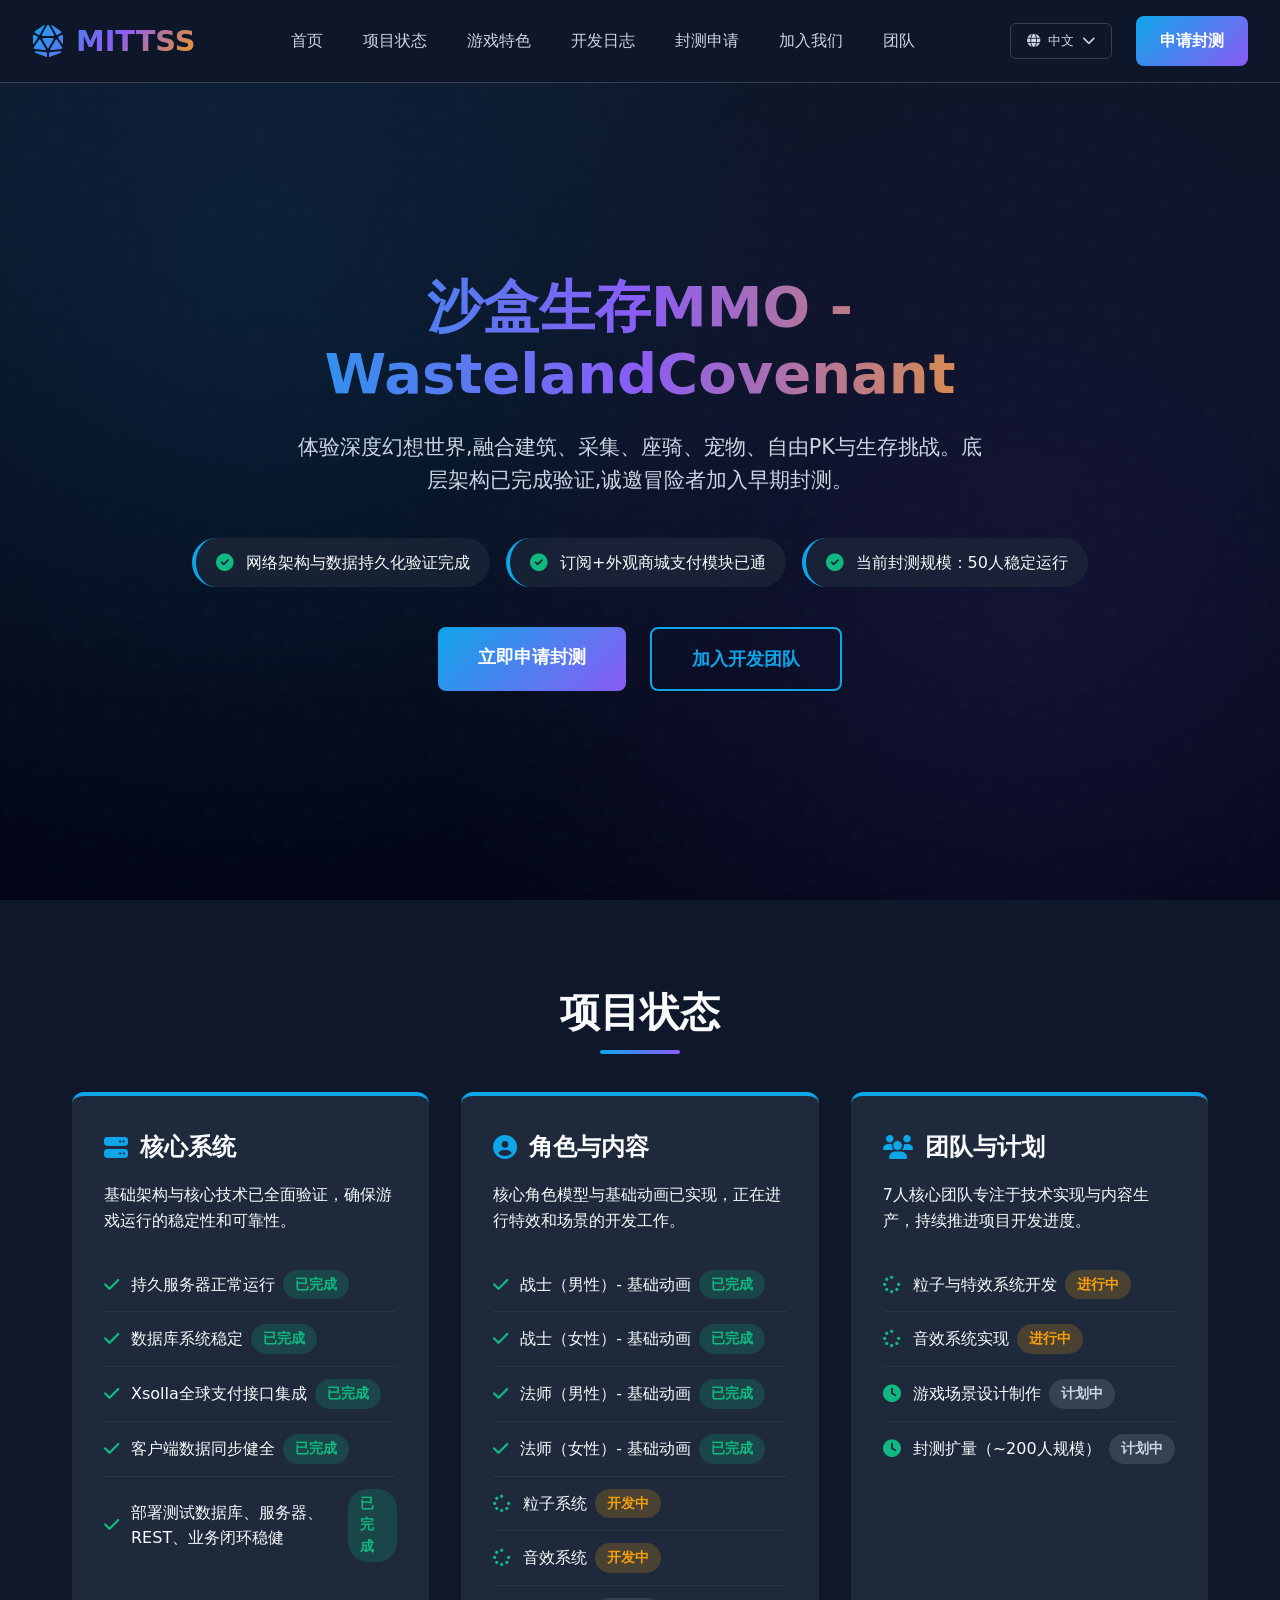
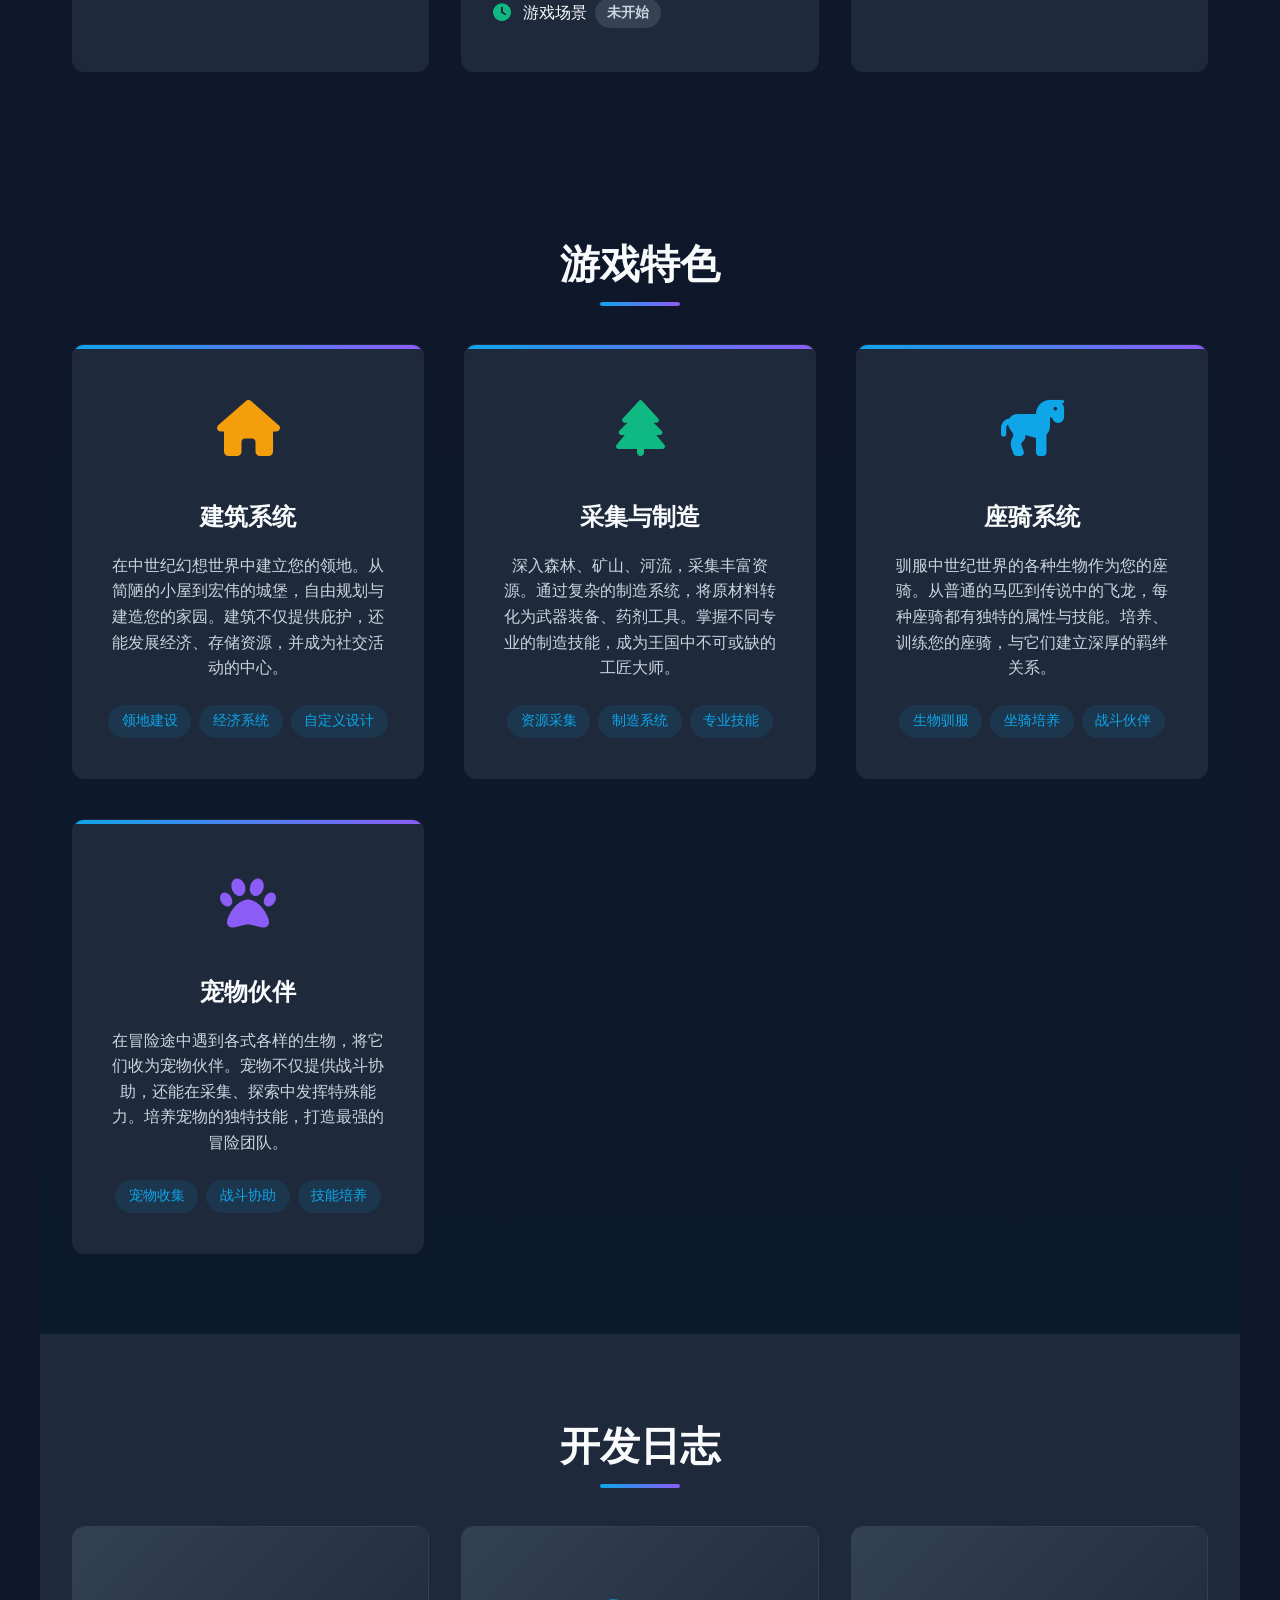
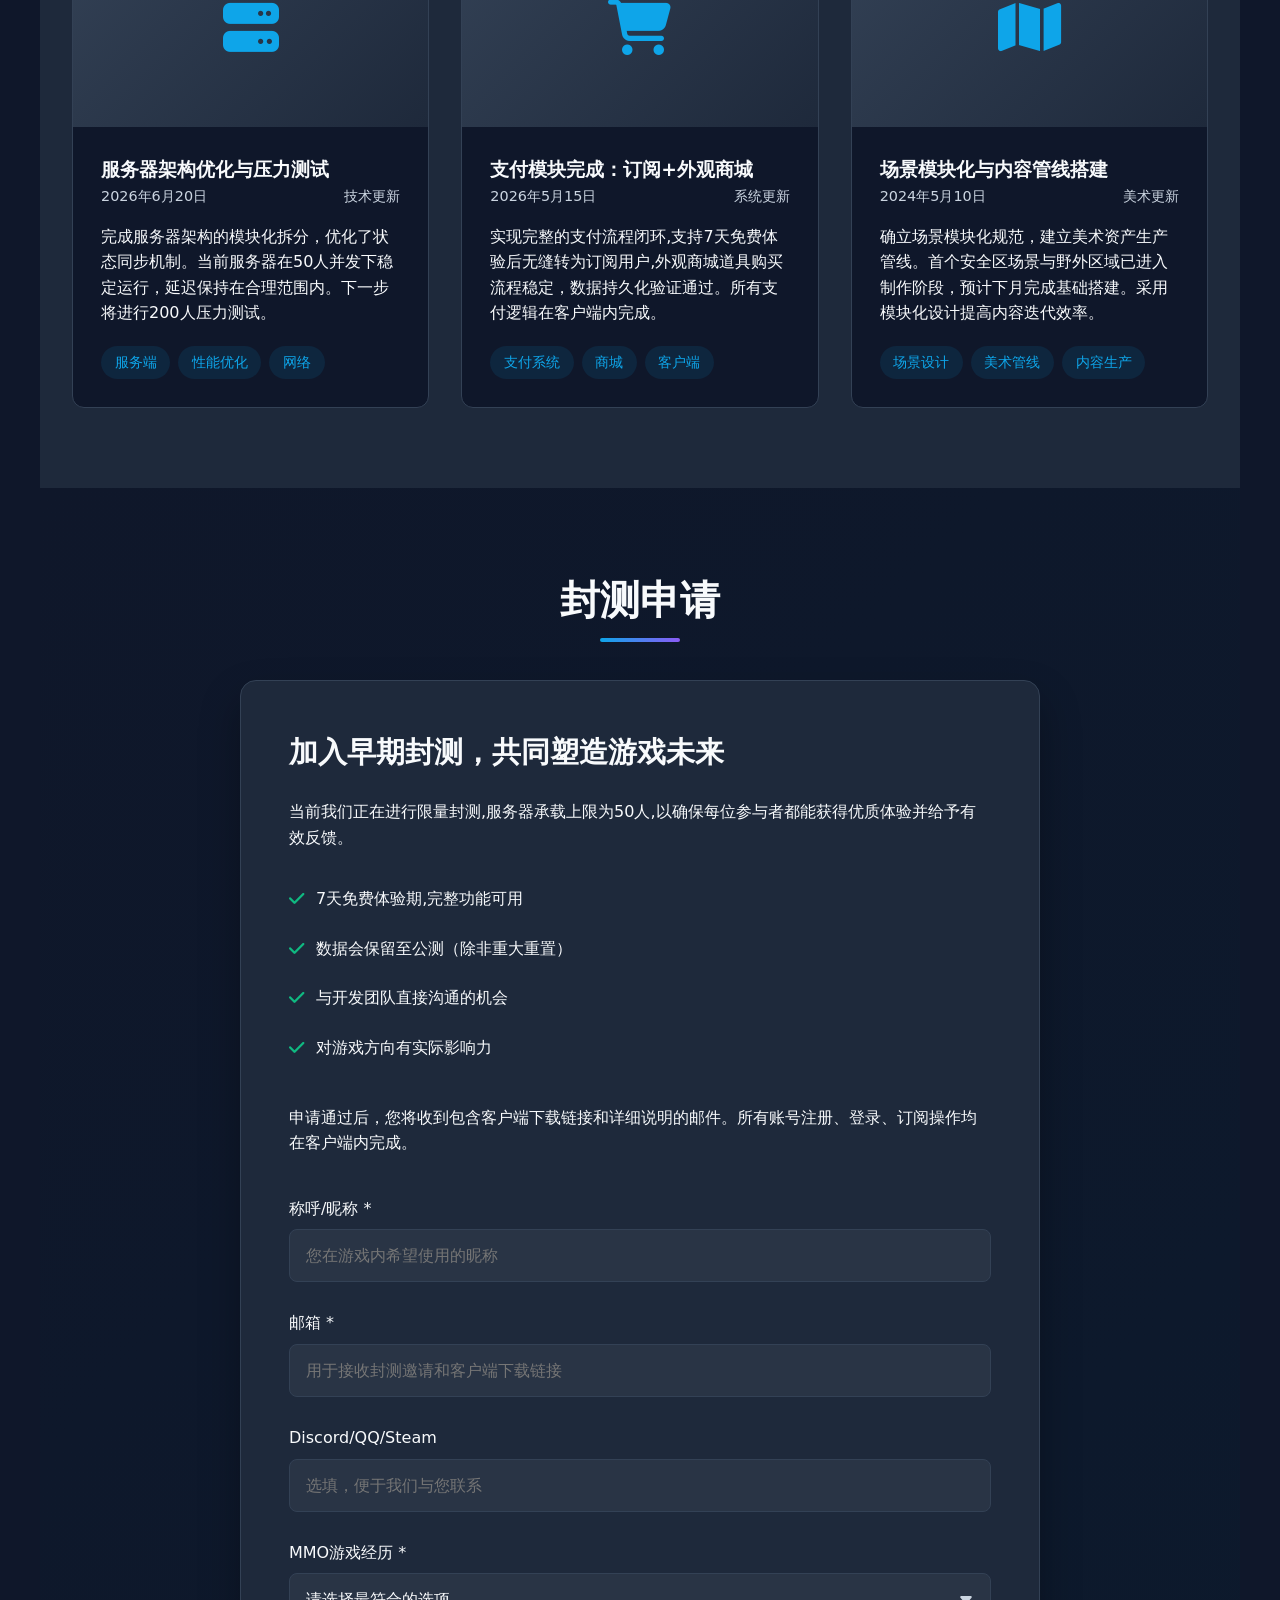
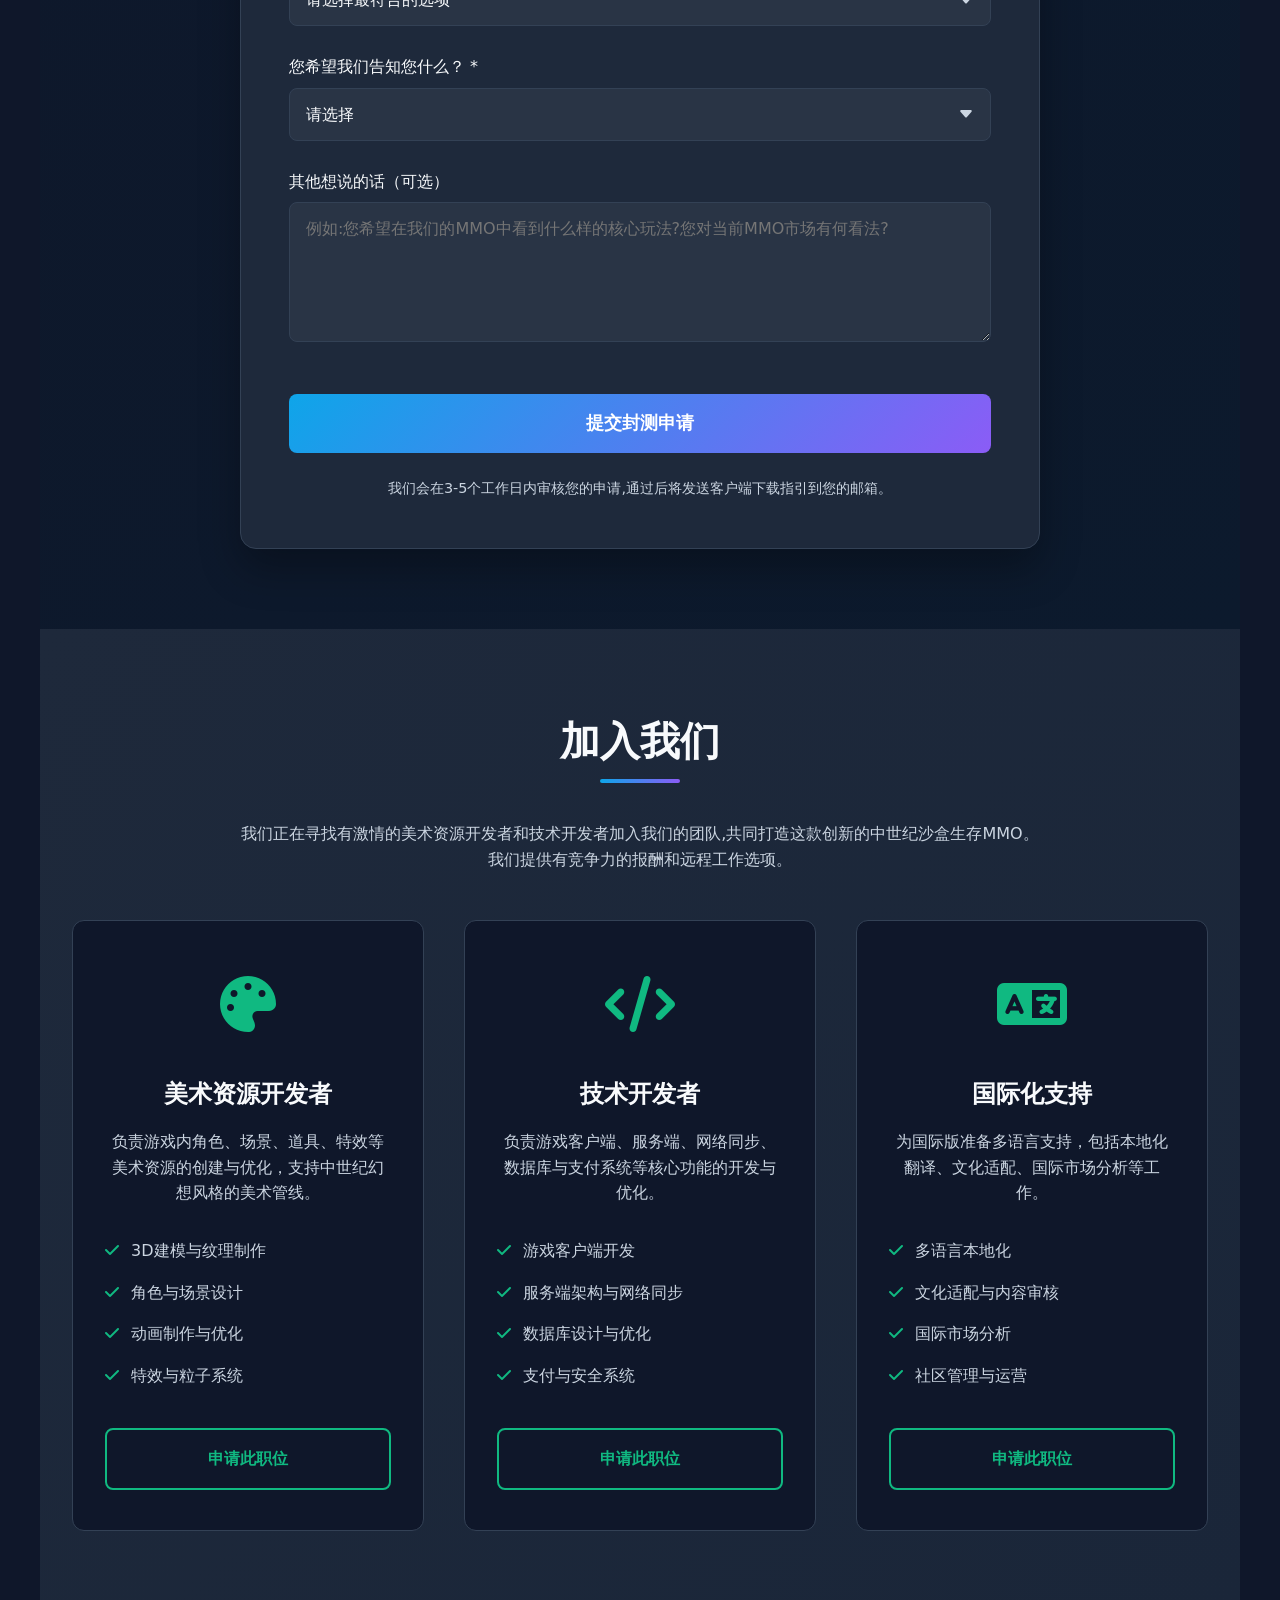
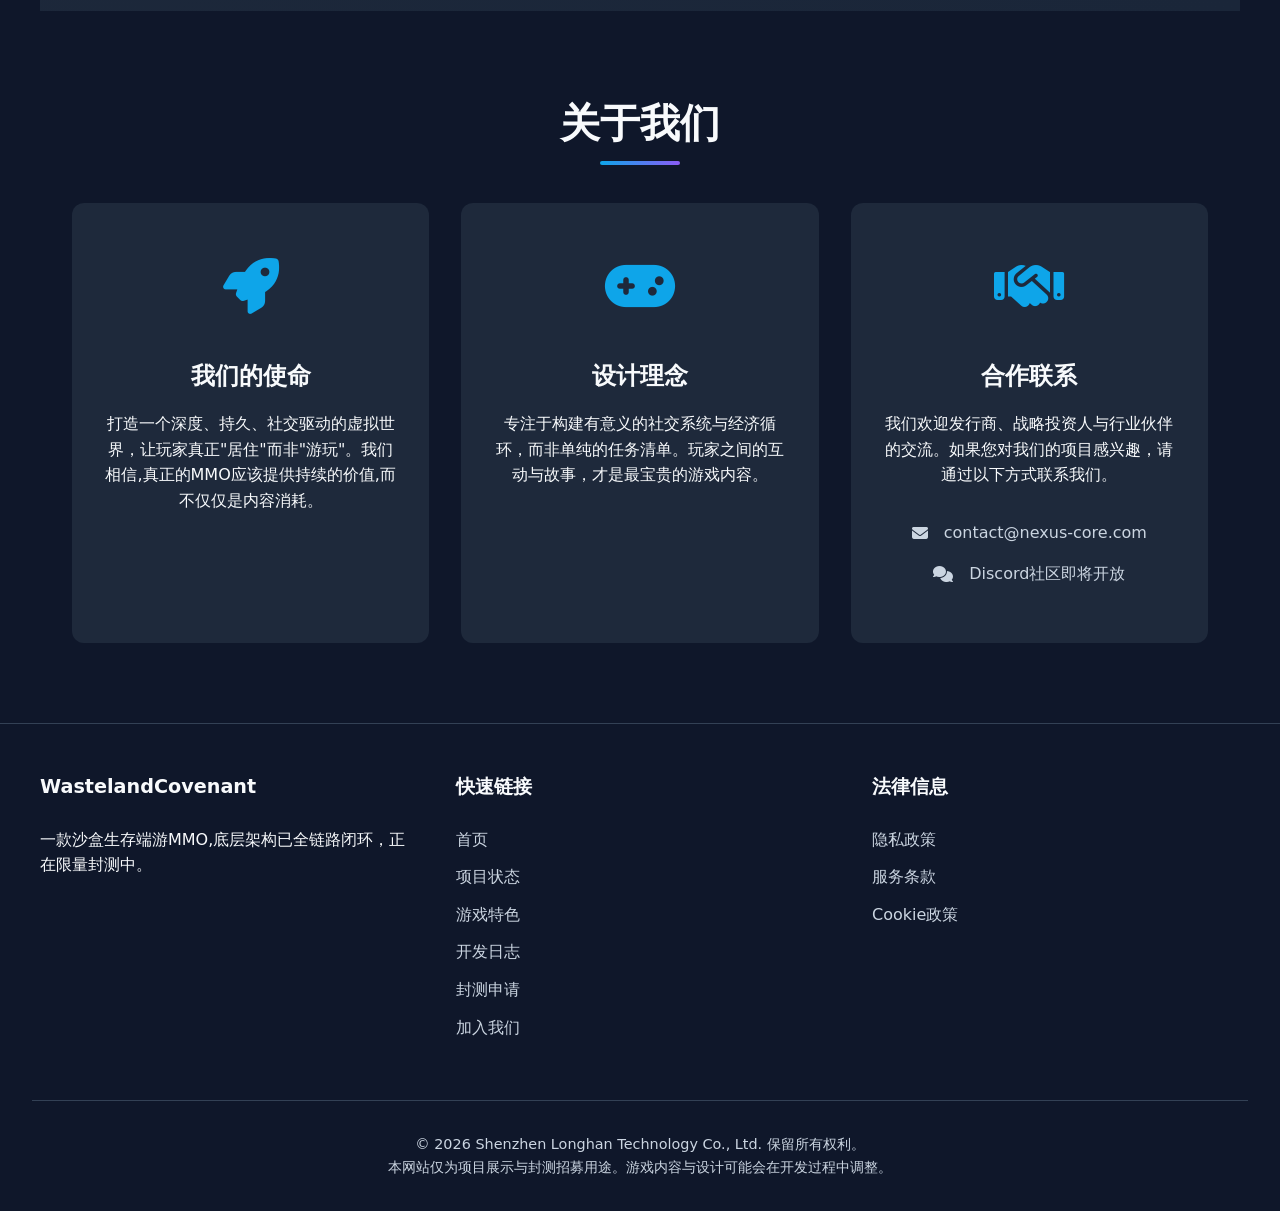
<file: index.html>
<!DOCTYPE html>
<html lang="zh-CN">
<head>
    <meta charset="UTF-8">
    <meta name="viewport" content="width=device-width, initial-scale=1.0">
    <title>WastelandCovenant</title>
    <link rel="stylesheet" href="https://cdnjs.cloudflare.com/ajax/libs/font-awesome/6.4.0/css/all.min.css">
    <style>
        :root {
            --primary-blue: #0ea5e9;
            --primary-purple: #8b5cf6;
            --primary-gold: #f59e0b;
            --primary-green: #10b981;
            --primary-red: #ef4444;
            --dark-1: #0f172a;
            --dark-2: #1e293b;
            --dark-3: #334155;
            --light-1: #f8fafc;
            --light-2: #cbd5e1;
            --accent-green: #10b981;
            --accent-orange: #f59e0b;
            --accent-red: #ef4444;
        }
        
        * {
            margin: 0;
            padding: 0;
            box-sizing: border-box;
            font-family: 'Segoe UI', system-ui, -apple-system, sans-serif;
        }
        
        body {
            background-color: var(--dark-1);
            color: var(--light-1);
            line-height: 1.6;
            overflow-x: hidden;
        }
        
        /* 导航栏 */
        header {
            position: fixed;
            top: 0;
            width: 100%;
            background: rgba(15, 23, 42, 0.95);
            backdrop-filter: blur(10px);
            z-index: 1000;
            padding: 1rem 2rem;
            display: flex;
            justify-content: space-between;
            align-items: center;
            border-bottom: 1px solid var(--dark-3);
        }
        
        .logo {
            display: flex;
            align-items: center;
            gap: 0.75rem;
            font-size: 1.8rem;
            font-weight: 700;
            background: linear-gradient(135deg, var(--primary-blue), var(--primary-purple), var(--primary-gold));
            -webkit-background-clip: text;
            background-clip: text;
            color: transparent;
            white-space: nowrap;
        }
        
        .logo-icon {
            font-size: 2rem;
        }
        
        .nav-links {
            display: flex;
            list-style: none;
            gap: 2.5rem;
            justify-content: center;
            flex: 1;
        }
        
        .nav-links a {
            color: var(--light-2);
            text-decoration: none;
            font-weight: 500;
            transition: all 0.3s;
            padding: 0.5rem 0;
            position: relative;
            white-space: nowrap;
        }
        
        .nav-links a:hover {
            color: var(--primary-blue);
        }
        
        .nav-links a::after {
            content: '';
            position: absolute;
            bottom: 0;
            left: 0;
            width: 0;
            height: 2px;
            background: linear-gradient(90deg, var(--primary-blue), var(--primary-purple));
            transition: width 0.3s;
        }
        
        .nav-links a:hover::after {
            width: 100%;
        }
        
        .nav-right {
            display: flex;
            align-items: center;
            gap: 1.5rem;
        }
        
        .cta-button {
            background: linear-gradient(135deg, var(--primary-blue), var(--primary-purple));
            color: white;
            border: none;
            padding: 0.75rem 1.5rem;
            border-radius: 8px;
            font-weight: 600;
            cursor: pointer;
            transition: all 0.3s;
            text-decoration: none;
            display: inline-block;
            white-space: nowrap;
        }
        
        .cta-button:hover {
            transform: translateY(-2px);
            box-shadow: 0 10px 25px rgba(14, 165, 233, 0.3);
        }
        
        /* 语言切换器 */
        .language-selector {
            position: relative;
        }
        
        .language-btn {
            background: transparent;
            border: 1px solid var(--dark-3);
            color: var(--light-2);
            padding: 0.5rem 1rem;
            border-radius: 6px;
            display: flex;
            align-items: center;
            gap: 0.5rem;
            cursor: pointer;
            transition: all 0.3s;
        }
        
        .language-btn:hover {
            background: rgba(255, 255, 255, 0.05);
            border-color: var(--primary-blue);
        }
        
        .language-dropdown {
            position: absolute;
            top: 100%;
            right: 0;
            background: var(--dark-2);
            border: 1px solid var(--dark-3);
            border-radius: 6px;
            padding: 0.5rem 0;
            min-width: 120px;
            display: none;
            z-index: 1000;
        }
        
        .language-selector:hover .language-dropdown {
            display: block;
        }
        
        .language-option {
            padding: 0.5rem 1rem;
            color: var(--light-2);
            cursor: pointer;
            transition: background 0.3s;
        }
        
        .language-option:hover {
            background: rgba(255, 255, 255, 0.1);
            color: var(--primary-blue);
        }
        
        .language-option.active {
            background: rgba(14, 165, 233, 0.1);
            color: var(--primary-blue);
        }
        
        .mobile-menu-btn {
            display: none;
            background: none;
            border: none;
            color: var(--light-1);
            font-size: 1.5rem;
            cursor: pointer;
        }
        
        /* Hero 区域 */
        .hero {
            min-height: 100vh;
            padding: 8rem 2rem 4rem;
            display: flex;
            flex-direction: column;
            justify-content: center;
            align-items: center;
            text-align: center;
            background: 
                radial-gradient(circle at 20% 30%, rgba(14, 165, 233, 0.1) 0%, transparent 50%),
                radial-gradient(circle at 80% 70%, rgba(139, 92, 246, 0.1) 0%, transparent 50%),
                linear-gradient(to bottom, var(--dark-1) 0%, #020617 100%);
            position: relative;
            overflow: hidden;
        }
        
        .hero::before {
            content: '';
            position: absolute;
            top: 0;
            left: 0;
            right: 0;
            bottom: 0;
            background: 
                url("data:image/svg+xml,%3Csvg width='100' height='100' viewBox='0 0 100 100' xmlns='http://www.w3.org/2000/svg'%3E%3Cpath d='M11 18c3.866 0 7-3.134 7-7s-3.134-7-7-7-7 3.134-7 7 3.134 7 7 7zm48 25c3.866 0 7-3.134 7-7s-3.134-7-7-7-7 3.134-7 7 3.134 7 7 7zm-43-7c1.657 0 3-1.343 3-3s-1.343-3-3-3-3 1.343-3 3 1.343 3 3 3zm63 31c1.657 0 3-1.343 3-3s-1.343-3-3-3-3 1.343-3 3 1.343 3 3 3zM34 90c1.657 0 3-1.343 3-3s-1.343-3-3-3-3 1.343-3 3 1.343 3 3 3zm56-76c1.657 0 3-1.343 3-3s-1.343-3-3-3-3 1.343-3 3 1.343 3 3 3zM12 86c2.21 0 4-1.79 4-4s-1.79-4-4-4-4 1.79-4 4 1.79 4 4 4zm28-65c2.21 0 4-1.79 4-4s-1.79-4-4-4-4 1.79-4 4 1.79 4 4 4zm23-11c2.76 0 5-2.24 5-5s-2.24-5-5-5-5 2.24-5 5 2.24 5 5 5zm-6 60c2.21 0 4-1.79 4-4s-1.79-4-4-4-4 1.79-4 4 1.79 4 4 4zm29 22c2.76 0 5-2.24 5-5s-2.24-5-5-5-5 2.24-5 5 2.24 5 5 5zM32 63c2.76 0 5-2.24 5-5s-2.24-5-5-5-5 2.24-5 5 2.24 5 5 5zm57-13c2.76 0 5-2.24 5-5s-2.24-5-5-5-5 2.24-5 5 2.24 5 5 5zm-9-21c1.105 0 2-.895 2-2s-.895-2-2-2-2 .895-2 2 .895 2 2 2zM60 91c1.105 0 2-.895 2-2s-.895-2-2-2-2 .895-2 2 .895 2 2 2zM35 41c1.105 0 2-.895 2-2s-.895-2-2-2-2 .895-2 2 .895 2 2 2zM12 60c1.105 0 2-.895 2-2s-.895-2-2-2-2 .895-2 2 .895 2 2 2z' fill='%23334155' fill-opacity='0.1' fill-rule='evenodd'/%3E%3C/svg%3E");
            opacity: 0.3;
            z-index: 0;
        }
        
        .hero-content {
            position: relative;
            z-index: 1;
            max-width: 900px;
        }
        
        .hero h1 {
            font-size: 3.5rem;
            margin-bottom: 1.5rem;
            background: linear-gradient(to right, var(--primary-blue), var(--primary-purple), var(--primary-gold));
            -webkit-background-clip: text;
            background-clip: text;
            color: transparent;
            line-height: 1.2;
        }
        
        .hero-subtitle {
            font-size: 1.3rem;
            color: var(--light-2);
            margin-bottom: 2.5rem;
            max-width: 700px;
            margin-left: auto;
            margin-right: auto;
        }
        
        .tech-badges {
            display: flex;
            justify-content: center;
            flex-wrap: wrap;
            gap: 1rem;
            margin: 2.5rem 0;
        }
        
        .badge {
            background: rgba(30, 41, 59, 0.7);
            backdrop-filter: blur(10px);
            padding: 0.75rem 1.25rem;
            border-radius: 50px;
            border-left: 4px solid var(--primary-blue);
            display: flex;
            align-items: center;
            gap: 0.75rem;
            transition: transform 0.3s;
        }
        
        .badge:hover {
            transform: translateY(-3px);
        }
        
        .badge i {
            color: var(--accent-green);
            font-size: 1.1rem;
        }
        
        .hero-buttons {
            display: flex;
            gap: 1.5rem;
            justify-content: center;
            margin-top: 2.5rem;
            flex-wrap: wrap;
        }
        
        .hero-buttons .cta-button {
            padding: 1rem 2.5rem;
            font-size: 1.1rem;
        }
        
        .secondary-button {
            background: transparent;
            border: 2px solid var(--primary-blue);
            color: var(--primary-blue);
        }
        
        .secondary-button:hover {
            background: rgba(14, 165, 233, 0.1);
        }
        
        /* 章节通用样式 */
        .section {
            padding: 5rem 2rem;
            max-width: 1200px;
            margin: 0 auto;
        }
        
        .section-title {
            font-size: 2.5rem;
            margin-bottom: 3rem;
            text-align: center;
            position: relative;
        }
        
        .section-title::after {
            content: '';
            position: absolute;
            width: 80px;
            height: 4px;
            background: linear-gradient(to right, var(--primary-blue), var(--primary-purple));
            bottom: -10px;
            left: 50%;
            transform: translateX(-50%);
            border-radius: 2px;
        }
        
        /* 项目状态部分 */
        .status-grid {
            display: grid;
            grid-template-columns: repeat(auto-fit, minmax(300px, 1fr));
            gap: 2rem;
            margin-top: 3rem;
        }
        
        .status-card {
            background: var(--dark-2);
            border-radius: 12px;
            padding: 2rem;
            border-top: 4px solid var(--primary-blue);
            transition: transform 0.3s, box-shadow 0.3s;
        }
        
        .status-card:hover {
            transform: translateY(-5px);
            box-shadow: 0 10px 30px rgba(0, 0, 0, 0.3);
        }
        
        .status-card h3 {
            font-size: 1.5rem;
            margin-bottom: 1rem;
            display: flex;
            align-items: center;
            gap: 0.75rem;
        }
        
        .status-card h3 i {
            color: var(--primary-blue);
        }
        
        .milestone-list {
            list-style: none;
            margin-top: 1.5rem;
        }
        
        .milestone-list li {
            padding: 0.75rem 0;
            border-bottom: 1px solid rgba(255, 255, 255, 0.05);
            display: flex;
            align-items: center;
        }
        
        .milestone-list li:last-child {
            border-bottom: none;
        }
        
        .milestone-list i {
            color: var(--accent-green);
            margin-right: 0.75rem;
            font-size: 1.1rem;
        }
        
        .status-badge {
            display: inline-block;
            padding: 0.25rem 0.75rem;
            border-radius: 20px;
            font-size: 0.85rem;
            font-weight: 600;
            margin-left: 0.5rem;
        }
        
        .status-complete {
            background: rgba(16, 185, 129, 0.2);
            color: var(--accent-green);
        }
        
        .status-in-progress {
            background: rgba(245, 158, 11, 0.2);
            color: var(--accent-orange);
        }
        
        .status-planned {
            background: rgba(148, 163, 184, 0.2);
            color: var(--light-2);
        }
        
        /* 游戏特色部分 */
        .features-section {
            background: linear-gradient(to bottom, var(--dark-1) 0%, #0c1a2d 100%);
        }
        
        .features-grid {
            display: grid;
            grid-template-columns: repeat(auto-fit, minmax(300px, 1fr));
            gap: 2.5rem;
            margin-top: 3rem;
        }
        
        .feature-card {
            background: var(--dark-2);
            border-radius: 12px;
            padding: 2.5rem 2rem;
            text-align: center;
            transition: all 0.3s;
            border: 1px solid transparent;
            position: relative;
            overflow: hidden;
        }
        
        .feature-card:hover {
            transform: translateY(-8px);
            border-color: var(--primary-blue);
            box-shadow: 0 15px 35px rgba(14, 165, 233, 0.15);
        }
        
        .feature-card::before {
            content: '';
            position: absolute;
            top: 0;
            left: 0;
            right: 0;
            height: 4px;
            background: linear-gradient(90deg, var(--primary-blue), var(--primary-purple));
        }
        
        .feature-icon {
            font-size: 3.5rem;
            margin-bottom: 1.5rem;
            display: inline-block;
        }
        
        .feature-card:nth-child(1) .feature-icon {
            color: var(--primary-gold);
        }
        
        .feature-card:nth-child(2) .feature-icon {
            color: var(--primary-green);
        }
        
        .feature-card:nth-child(3) .feature-icon {
            color: var(--primary-blue);
        }
        
        .feature-card:nth-child(4) .feature-icon {
            color: var(--primary-purple);
        }
        
        .feature-card h3 {
            font-size: 1.5rem;
            margin-bottom: 1rem;
            color: var(--light-1);
        }
        
        .feature-card p {
            color: var(--light-2);
            margin-bottom: 1.5rem;
        }
        
        .feature-tags {
            display: flex;
            flex-wrap: wrap;
            gap: 0.5rem;
            justify-content: center;
        }
        
        .feature-tag {
            background: rgba(14, 165, 233, 0.1);
            color: var(--primary-blue);
            padding: 0.35rem 0.85rem;
            border-radius: 20px;
            font-size: 0.85rem;
        }
        
        /* 开发日志部分 */
        .dev-log {
            background: var(--dark-2);
        }
        
        .blog-posts {
            display: grid;
            grid-template-columns: repeat(auto-fit, minmax(320px, 1fr));
            gap: 2rem;
            margin-top: 3rem;
        }
        
        .blog-card {
            background: var(--dark-1);
            border-radius: 12px;
            overflow: hidden;
            transition: transform 0.3s;
            border: 1px solid var(--dark-3);
        }
        
        .blog-card:hover {
            transform: translateY(-5px);
            border-color: var(--primary-blue);
        }
        
        .blog-image {
            height: 200px;
            background: linear-gradient(135deg, var(--dark-3), var(--dark-2));
            display: flex;
            align-items: center;
            justify-content: center;
            font-size: 3.5rem;
            color: var(--primary-blue);
        }
        
        .blog-content {
            padding: 1.75rem;
        }
        
        .blog-meta {
            display: flex;
            justify-content: space-between;
            color: var(--light-2);
            font-size: 0.9rem;
            margin-bottom: 1rem;
        }
        
        .blog-tags {
            display: flex;
            gap: 0.5rem;
            margin-top: 1.25rem;
            flex-wrap: wrap;
        }
        
        .tag {
            background: rgba(14, 165, 233, 0.1);
            color: var(--primary-blue);
            padding: 0.35rem 0.85rem;
            border-radius: 20px;
            font-size: 0.85rem;
        }
        
        /* 封测申请部分 */
        .apply-section {
            background: linear-gradient(135deg, var(--dark-1) 0%, #0c1a2d 100%);
        }
        
        .apply-container {
            max-width: 800px;
            margin: 0 auto;
            background: var(--dark-2);
            border-radius: 16px;
            padding: 3rem;
            border: 1px solid var(--dark-3);
            box-shadow: 0 20px 40px rgba(0, 0, 0, 0.3);
        }
        
        .apply-info h3 {
            font-size: 1.8rem;
            margin-bottom: 1.5rem;
            color: var(--light-1);
        }
        
        .apply-info ul {
            list-style: none;
            margin: 1.5rem 0 2rem;
        }
        
        .apply-info li {
            padding: 0.75rem 0;
            display: flex;
            align-items: center;
        }
        
        .apply-info li i {
            color: var(--accent-green);
            margin-right: 0.75rem;
            font-size: 1.1rem;
        }
        
        .apply-form {
            margin-top: 2.5rem;
        }
        
        .form-group {
            margin-bottom: 1.75rem;
        }
        
        .form-group label {
            display: block;
            margin-bottom: 0.5rem;
            font-weight: 500;
            color: var(--light-1);
        }
        
        .form-control {
            width: 100%;
            padding: 1rem;
            background: rgba(255, 255, 255, 0.05);
            border: 1px solid var(--dark-3);
            border-radius: 8px;
            color: var(--light-1);
            font-size: 1rem;
            transition: border-color 0.3s;
        }
        
        .form-control:focus {
            outline: none;
            border-color: var(--primary-blue);
            box-shadow: 0 0 0 3px rgba(14, 165, 233, 0.1);
        }
        
        select.form-control {
            appearance: none;
            background-image: url("data:image/svg+xml,%3Csvg xmlns='http://www.w3.org/2000/svg' width='16' height='16' fill='%23cbd5e1' viewBox='0 0 16 16'%3E%3Cpath d='M7.247 11.14 2.451 5.658C1.885 5.013 2.345 4 3.204 4h9.592a1 1 0 0 1 .753 1.659l-4.796 5.48a1 1 0 0 1-1.506 0z'/%3E%3C/svg%3E");
            background-repeat: no-repeat;
            background-position: right 1rem center;
            background-size: 16px;
            padding-right: 3rem;
        }
        
        textarea.form-control {
            min-height: 140px;
            resize: vertical;
            font-family: inherit;
        }
        
        .form-submit {
            width: 100%;
            padding: 1.1rem;
            font-size: 1.1rem;
            font-weight: 600;
            margin-top: 1rem;
        }
        
        .form-note {
            font-size: 0.9rem;
            color: var(--light-2);
            margin-top: 1.5rem;
            text-align: center;
        }
        
        /* 招聘部分 */
        .join-section {
            background: linear-gradient(135deg, var(--dark-2) 0%, #1a2639 100%);
        }
        
        .join-grid {
            display: grid;
            grid-template-columns: repeat(auto-fit, minmax(300px, 1fr));
            gap: 2.5rem;
            margin-top: 3rem;
        }
        
        .join-card {
            background: var(--dark-1);
            border-radius: 12px;
            padding: 2.5rem 2rem;
            text-align: center;
            transition: all 0.3s;
            border: 1px solid var(--dark-3);
        }
        
        .join-card:hover {
            transform: translateY(-5px);
            border-color: var(--primary-green);
            box-shadow: 0 10px 25px rgba(16, 185, 129, 0.2);
        }
        
        .join-icon {
            font-size: 3.5rem;
            margin-bottom: 1.5rem;
            color: var(--primary-green);
        }
        
        .join-card h3 {
            font-size: 1.5rem;
            margin-bottom: 1rem;
            color: var(--light-1);
        }
        
        .join-card p {
            color: var(--light-2);
            margin-bottom: 1.5rem;
        }
        
        .join-list {
            list-style: none;
            text-align: left;
            margin-bottom: 2rem;
        }
        
        .join-list li {
            padding: 0.5rem 0;
            color: var(--light-2);
            display: flex;
            align-items: flex-start;
        }
        
        .join-list li i {
            color: var(--primary-green);
            margin-right: 0.75rem;
            margin-top: 0.25rem;
        }
        
        .join-cta {
            display: block;
            width: 100%;
            padding: 1rem;
            background: transparent;
            border: 2px solid var(--primary-green);
            color: var(--primary-green);
            border-radius: 8px;
            font-weight: 600;
            text-decoration: none;
            transition: all 0.3s;
        }
        
        .join-cta:hover {
            background: rgba(16, 185, 129, 0.1);
            transform: translateY(-2px);
        }
        
        /* 团队介绍部分 */
        .team-grid {
            display: grid;
            grid-template-columns: repeat(auto-fit, minmax(300px, 1fr));
            gap: 2rem;
            margin-top: 3rem;
        }
        
        .team-card {
            background: var(--dark-2);
            border-radius: 12px;
            padding: 2.5rem 2rem;
            text-align: center;
            transition: transform 0.3s;
        }
        
        .team-card:hover {
            transform: translateY(-5px);
        }
        
        .team-icon {
            font-size: 3.5rem;
            color: var(--primary-blue);
            margin-bottom: 1.5rem;
        }
        
        .team-card h3 {
            font-size: 1.5rem;
            margin-bottom: 1rem;
        }
        
        .contact-info {
            margin-top: 2rem;
        }
        
        .contact-item {
            display: flex;
            align-items: center;
            justify-content: center;
            gap: 1rem;
            margin-bottom: 1rem;
            color: var(--light-2);
        }
        
        .contact-item a {
            color: var(--primary-blue);
            text-decoration: none;
        }
        
        .contact-item a:hover {
            text-decoration: underline;
        }
        
        /* 页脚 */
        footer {
            background: var(--dark-1);
            padding: 3rem 2rem 2rem;
            border-top: 1px solid var(--dark-3);
        }
        
        .footer-content {
            max-width: 1200px;
            margin: 0 auto;
            display: grid;
            grid-template-columns: repeat(auto-fit, minmax(250px, 1fr));
            gap: 3rem;
        }
        
        .footer-links h3 {
            font-size: 1.2rem;
            margin-bottom: 1.5rem;
            color: var(--light-1);
        }
        
        .footer-links ul {
            list-style: none;
        }
        
        .footer-links li {
            margin-bottom: 0.75rem;
        }
        
        .footer-links a {
            color: var(--light-2);
            text-decoration: none;
            transition: color 0.3s;
        }
        
        .footer-links a:hover {
            color: var(--primary-blue);
        }
        
        .copyright {
            text-align: center;
            margin-top: 3rem;
            padding-top: 2rem;
            border-top: 1px solid var(--dark-3);
            color: var(--light-2);
            font-size: 0.9rem;
        }
        
        /* 响应式设计 */
        @media (max-width: 1100px) {
            .nav-links {
                gap: 1.5rem;
            }
        }
        
        @media (max-width: 992px) {
            .nav-links {
                display: none;
                position: absolute;
                top: 100%;
                left: 0;
                right: 0;
                background: var(--dark-2);
                flex-direction: column;
                padding: 2rem;
                border-bottom: 1px solid var(--dark-3);
                z-index: 999;
            }
            
            .nav-links.active {
                display: flex;
            }
            
            .mobile-menu-btn {
                display: block;
            }
            
            .nav-right {
                display: none;
            }
            
            .mobile-nav-right {
                display: flex;
                flex-direction: column;
                gap: 1rem;
                margin-top: 2rem;
                padding-top: 2rem;
                border-top: 1px solid var(--dark-3);
            }
            
            .hero h1 {
                font-size: 2.5rem;
            }
            
            .hero-subtitle {
                font-size: 1.1rem;
            }
            
            .section {
                padding: 3rem 1.5rem;
            }
            
            .section-title {
                font-size: 2rem;
            }
            
            .apply-container {
                padding: 2rem 1.5rem;
            }
        }
        
        @media (max-width: 480px) {
            .hero h1 {
                font-size: 2rem;
            }
            
            .hero-buttons {
                flex-direction: column;
                align-items: center;
            }
            
            .hero-buttons .cta-button {
                width: 100%;
                text-align: center;
            }
            
            .tech-badges {
                flex-direction: column;
                align-items: center;
            }
            
            .badge {
                width: 100%;
                max-width: 300px;
            }
            
            header {
                padding: 1rem;
            }
        }
    </style>
</head>
<body>
    <!-- 导航栏 -->
    <header>
        <div class="logo">
            <i class="fas fa-dice-d20 logo-icon"></i>
            <span>MITTSS</span>
        </div>
        
        <ul class="nav-links" id="navLinks">
            <li><a href="#home">首页</a></li>
            <li><a href="#status">项目状态</a></li>
            <li><a href="#features">游戏特色</a></li>
            <li><a href="#dev-log">开发日志</a></li>
            <li><a href="#apply">封测申请</a></li>
            <li><a href="#join">加入我们</a></li>
            <li><a href="#team">团队</a></li>
            
            
        </ul>
        
        <div class="nav-right">
            <div class="language-selector">
                <button class="language-btn">
                    <i class="fas fa-globe"></i>
                    <span>中文</span>
                    <i class="fas fa-chevron-down"></i>
                </button>
                <div class="language-dropdown">
                    <div class="language-option active" data-lang="zh">中文</div>
                    <div class="language-option" data-lang="en">English</div>
                    <div class="language-option" data-lang="ja">日本語</div>
                    <div class="language-option" data-lang="ko">한국어</div>
                </div>
            </div>
            <a href="#apply" class="cta-button">申请封测</a>
        </div>
        
        <button class="mobile-menu-btn" id="mobileMenuBtn">
            <i class="fas fa-bars"></i>
        </button>
    </header>

    <!-- Hero区域 -->
    <section class="hero" id="home">
        <div class="hero-content">
            <h1>沙盒生存MMO - WastelandCovenant</h1>
            <p class="hero-subtitle">体验深度幻想世界,融合建筑、采集、座骑、宠物、自由PK与生存挑战。底层架构已完成验证,诚邀冒险者加入早期封测。</p>
            
            <div class="tech-badges">
                <div class="badge">
                    <i class="fas fa-check-circle"></i>
                    <span>网络架构与数据持久化验证完成</span>
                </div>
                <div class="badge">
                    <i class="fas fa-check-circle"></i>
                    <span>订阅+外观商城支付模块已通</span>
                </div>
                <div class="badge">
                    <i class="fas fa-check-circle"></i>
                    <span>当前封测规模：50人稳定运行</span>
                </div>
            </div>
            
            <div class="hero-buttons">
                <a href="#apply" class="cta-button">立即申请封测</a>
                <a href="#join" class="cta-button secondary-button">加入开发团队</a>
            </div>
        </div>
    </section>

    <!-- 项目状态 -->
    <section class="section" id="status">
        <h2 class="section-title">项目状态</h2>
        
        <div class="status-grid">
            <div class="status-card">
                <h3><i class="fas fa-server"></i> 核心系统</h3>
                <p>基础架构与核心技术已全面验证，确保游戏运行的稳定性和可靠性。</p>
                <ul class="milestone-list">
                    <li><i class="fas fa-check"></i> 持久服务器正常运行 <span class="status-badge status-complete">已完成</span></li>
                    <li><i class="fas fa-check"></i> 数据库系统稳定 <span class="status-badge status-complete">已完成</span></li>
                    <li><i class="fas fa-check"></i> Xsolla全球支付接口集成 <span class="status-badge status-complete">已完成</span></li>
                    <li><i class="fas fa-check"></i> 客户端数据同步健全 <span class="status-badge status-complete">已完成</span></li>
                    <li><i class="fas fa-check"></i> 部署测试数据库、服务器、REST、业务闭环稳健 <span class="status-badge status-complete">已完成</span></li>
                </ul>
            </div>
            
            <div class="status-card">
                <h3><i class="fas fa-user-circle"></i> 角色与内容</h3>
                <p>核心角色模型与基础动画已实现，正在进行特效和场景的开发工作。</p>
                <ul class="milestone-list">
                    <li><i class="fas fa-check"></i> 战士（男性）- 基础动画 <span class="status-badge status-complete">已完成</span></li>
                    <li><i class="fas fa-check"></i> 战士（女性）- 基础动画 <span class="status-badge status-complete">已完成</span></li>
                    <li><i class="fas fa-check"></i> 法师（男性）- 基础动画 <span class="status-badge status-complete">已完成</span></li>
                    <li><i class="fas fa-check"></i> 法师（女性）- 基础动画 <span class="status-badge status-complete">已完成</span></li>
                    <li><i class="fas fa-spinner"></i> 粒子系统 <span class="status-badge status-in-progress">开发中</span></li>
                    <li><i class="fas fa-spinner"></i> 音效系统 <span class="status-badge status-in-progress">开发中</span></li>
                    <li><i class="fas fa-clock"></i> 游戏场景 <span class="status-badge status-planned">未开始</span></li>
                </ul>
            </div>
            
            <div class="status-card">
                <h3><i class="fas fa-users"></i> 团队与计划</h3>
                <p>7人核心团队专注于技术实现与内容生产，持续推进项目开发进度。</p>
                <ul class="milestone-list">
                    <li><i class="fas fa-spinner"></i> 粒子与特效系统开发 <span class="status-badge status-in-progress">进行中</span></li>
                    <li><i class="fas fa-spinner"></i> 音效系统实现 <span class="status-badge status-in-progress">进行中</span></li>
                    <li><i class="fas fa-clock"></i> 游戏场景设计制作 <span class="status-badge status-planned">计划中</span></li>
                    <li><i class="fas fa-clock"></i> 封测扩量（~200人规模） <span class="status-badge status-planned">计划中</span></li>
                </ul>
            </div>
        </div>
    </section>

    <!-- 游戏特色 -->
    <section class="section features-section" id="features">
        <h2 class="section-title">游戏特色</h2>
        
        <div class="features-grid">
            <div class="feature-card">
                <div class="feature-icon">
                    <i class="fas fa-home"></i>
                </div>
                <h3>建筑系统</h3>
                <p>在中世纪幻想世界中建立您的领地。从简陋的小屋到宏伟的城堡，自由规划与建造您的家园。建筑不仅提供庇护，还能发展经济、存储资源，并成为社交活动的中心。</p>
                <div class="feature-tags">
                    <span class="feature-tag">领地建设</span>
                    <span class="feature-tag">经济系统</span>
                    <span class="feature-tag">自定义设计</span>
                </div>
            </div>
            
            <div class="feature-card">
                <div class="feature-icon">
                    <i class="fas fa-tree"></i>
                </div>
                <h3>采集与制造</h3>
                <p>深入森林、矿山、河流，采集丰富资源。通过复杂的制造系统，将原材料转化为武器装备、药剂工具。掌握不同专业的制造技能，成为王国中不可或缺的工匠大师。</p>
                <div class="feature-tags">
                    <span class="feature-tag">资源采集</span>
                    <span class="feature-tag">制造系统</span>
                    <span class="feature-tag">专业技能</span>
                </div>
            </div>
            
            <div class="feature-card">
                <div class="feature-icon">
                    <i class="fas fa-horse"></i>
                </div>
                <h3>座骑系统</h3>
                <p>驯服中世纪世界的各种生物作为您的座骑。从普通的马匹到传说中的飞龙，每种座骑都有独特的属性与技能。培养、训练您的座骑，与它们建立深厚的羁绊关系。</p>
                <div class="feature-tags">
                    <span class="feature-tag">生物驯服</span>
                    <span class="feature-tag">坐骑培养</span>
                    <span class="feature-tag">战斗伙伴</span>
                </div>
            </div>
            
            <div class="feature-card">
                <div class="feature-icon">
                    <i class="fas fa-paw"></i>
                </div>
                <h3>宠物伙伴</h3>
                <p>在冒险途中遇到各式各样的生物，将它们收为宠物伙伴。宠物不仅提供战斗协助，还能在采集、探索中发挥特殊能力。培养宠物的独特技能，打造最强的冒险团队。</p>
                <div class="feature-tags">
                    <span class="feature-tag">宠物收集</span>
                    <span class="feature-tag">战斗协助</span>
                    <span class="feature-tag">技能培养</span>
                </div>
            </div>
        </div>
    </section>

    <!-- 开发日志 -->
    <section class="section dev-log" id="dev-log">
        <h2 class="section-title">开发日志</h2>
        
        <div class="blog-posts">
            <div class="blog-card">
                <div class="blog-image">
                    <i class="fas fa-server"></i>
                </div>
                <div class="blog-content">
                    <h3>服务器架构优化与压力测试</h3>
                    <div class="blog-meta">
                        <span>2026年6月20日</span>
                        <span>技术更新</span>
                    </div>
                    <p>完成服务器架构的模块化拆分，优化了状态同步机制。当前服务器在50人并发下稳定运行，延迟保持在合理范围内。下一步将进行200人压力测试。</p>
                    <div class="blog-tags">
                        <span class="tag">服务端</span>
                        <span class="tag">性能优化</span>
                        <span class="tag">网络</span>
                    </div>
                </div>
            </div>
            
            <div class="blog-card">
                <div class="blog-image">
                    <i class="fas fa-shopping-cart"></i>
                </div>
                <div class="blog-content">
                    <h3>支付模块完成：订阅+外观商城</h3>
                    <div class="blog-meta">
                        <span>2026年5月15日</span>
                        <span>系统更新</span>
                    </div>
                    <p>实现完整的支付流程闭环,支持7天免费体验后无缝转为订阅用户,外观商城道具购买流程稳定，数据持久化验证通过。所有支付逻辑在客户端内完成。</p>
                    <div class="blog-tags">
                        <span class="tag">支付系统</span>
                        <span class="tag">商城</span>
                        <span class="tag">客户端</span>
                    </div>
                </div>
            </div>
            
            <div class="blog-card">
                <div class="blog-image">
                    <i class="fas fa-map"></i>
                </div>
                <div class="blog-content">
                    <h3>场景模块化与内容管线搭建</h3>
                    <div class="blog-meta">
                        <span>2024年5月10日</span>
                        <span>美术更新</span>
                    </div>
                    <p>确立场景模块化规范，建立美术资产生产管线。首个安全区场景与野外区域已进入制作阶段，预计下月完成基础搭建。采用模块化设计提高内容迭代效率。</p>
                    <div class="blog-tags">
                        <span class="tag">场景设计</span>
                        <span class="tag">美术管线</span>
                        <span class="tag">内容生产</span>
                    </div>
                </div>
            </div>
        </div>
    </section>

    <!-- 封测申请 -->
    <section class="section apply-section" id="apply">
        <h2 class="section-title">封测申请</h2>
        
        <div class="apply-container">
            <div class="apply-info">
                <h3>加入早期封测，共同塑造游戏未来</h3>
                <p>当前我们正在进行限量封测,服务器承载上限为50人,以确保每位参与者都能获得优质体验并给予有效反馈。</p>
                
                <ul>
                    <li><i class="fas fa-check"></i> 7天免费体验期,完整功能可用</li>
                    <li><i class="fas fa-check"></i> 数据会保留至公测（除非重大重置）</li>
                    <li><i class="fas fa-check"></i> 与开发团队直接沟通的机会</li>
                    <li><i class="fas fa-check"></i> 对游戏方向有实际影响力</li>
                </ul>
                
                <p>申请通过后，您将收到包含客户端下载链接和详细说明的邮件。所有账号注册、登录、订阅操作均在客户端内完成。</p>
            </div>
            
            <div class="apply-form">
                <form id="betaForm">
                    <div class="form-group">
                        <label for="name">称呼/昵称 *</label>
                        <input type="text" id="name" class="form-control" required placeholder="您在游戏内希望使用的昵称">
                    </div>
                    
                    <div class="form-group">
                        <label for="email">邮箱 *</label>
                        <input type="email" id="email" class="form-control" required placeholder="用于接收封测邀请和客户端下载链接">
                    </div>
                    
                    <div class="form-group">
                        <label for="contact">Discord/QQ/Steam</label>
                        <input type="text" id="contact" class="form-control" placeholder="选填，便于我们与您联系">
                    </div>
                    
                    <div class="form-group">
                        <label for="experience">MMO游戏经历 *</label>
                        <select id="experience" class="form-control" required>
                            <option value="">请选择最符合的选项</option>
                            <option value="hardcore">硬核MMO玩家(魔兽/FF14/激战2等1000+小时)</option>
                            <option value="experienced">有经验的MMO玩家(多个MMO经验)</option>
                            <option value="casual">休闲MMO玩家</option>
                            <option value="new">MMO新手但想尝试</option>
                        </select>
                    </div>
                    
                    <div class="form-group">
                        <label for="interest">您希望我们告知您什么？ *</label>
                        <select id="interest" class="form-control" required>
                            <option value="">请选择</option>
                            <option value="beta">封测资格与客户端下载</option>
                            <option value="news">开发进展与公告</option>
                            <option value="both">两者都要</option>
                        </select>
                    </div>
                    
                    <div class="form-group">
                        <label for="message">其他想说的话（可选）</label>
                        <textarea id="message" class="form-control" placeholder="例如:您希望在我们的MMO中看到什么样的核心玩法?您对当前MMO市场有何看法?"></textarea>
                    </div>
                    
                    <button type="submit" class="cta-button form-submit">提交封测申请</button>
                    
                    <p class="form-note">我们会在3-5个工作日内审核您的申请,通过后将发送客户端下载指引到您的邮箱。</p>
                </form>
            </div>
        </div>
    </section>

    <!-- 加入我们 -->
    <section class="section join-section" id="join">
        <h2 class="section-title">加入我们</h2>
        <p style="text-align: center; margin-bottom: 3rem; color: var(--light-2); max-width: 800px; margin-left: auto; margin-right: auto;">
            我们正在寻找有激情的美术资源开发者和技术开发者加入我们的团队,共同打造这款创新的中世纪沙盒生存MMO。我们提供有竞争力的报酬和远程工作选项。
        </p>
        
        <div class="join-grid">
            <div class="join-card">
                <div class="join-icon">
                    <i class="fas fa-palette"></i>
                </div>
                <h3>美术资源开发者</h3>
                <p>负责游戏内角色、场景、道具、特效等美术资源的创建与优化，支持中世纪幻想风格的美术管线。</p>
                
                <ul class="join-list">
                    <li><i class="fas fa-check"></i> 3D建模与纹理制作</li>
                    <li><i class="fas fa-check"></i> 角色与场景设计</li>
                    <li><i class="fas fa-check"></i> 动画制作与优化</li>
                    <li><i class="fas fa-check"></i> 特效与粒子系统</li>
                </ul>
                
                <a href="mailto:jobs-art@nexus-core.com?subject=美术资源开发者申请" class="join-cta">申请此职位</a>
            </div>
            
            <div class="join-card">
                <div class="join-icon">
                    <i class="fas fa-code"></i>
                </div>
                <h3>技术开发者</h3>
                <p>负责游戏客户端、服务端、网络同步、数据库与支付系统等核心功能的开发与优化。</p>
                
                <ul class="join-list">
                    <li><i class="fas fa-check"></i> 游戏客户端开发</li>
                    <li><i class="fas fa-check"></i> 服务端架构与网络同步</li>
                    <li><i class="fas fa-check"></i> 数据库设计与优化</li>
                    <li><i class="fas fa-check"></i> 支付与安全系统</li>
                </ul>
                
                <a href="mailto:jobs-tech@nexus-core.com?subject=技术开发者申请" class="join-cta">申请此职位</a>
            </div>
            
            <div class="join-card">
                <div class="join-icon">
                    <i class="fas fa-language"></i>
                </div>
                <h3>国际化支持</h3>
                <p>为国际版准备多语言支持，包括本地化翻译、文化适配、国际市场分析等工作。</p>
                
                <ul class="join-list">
                    <li><i class="fas fa-check"></i> 多语言本地化</li>
                    <li><i class="fas fa-check"></i> 文化适配与内容审核</li>
                    <li><i class="fas fa-check"></i> 国际市场分析</li>
                    <li><i class="fas fa-check"></i> 社区管理与运营</li>
                </ul>
                
                <a href="mailto:jobs-intl@nexus-core.com?subject=国际化支持申请" class="join-cta">申请此职位</a>
            </div>
        </div>
    </section>

    <!-- 团队介绍 -->
    <section class="section" id="team">
        <h2 class="section-title">关于我们</h2>
        
        <div class="team-grid">
            <div class="team-card">
                <div class="team-icon">
                    <i class="fas fa-rocket"></i>
                </div>
                <h3>我们的使命</h3>
                <p>打造一个深度、持久、社交驱动的虚拟世界，让玩家真正"居住"而非"游玩"。我们相信,真正的MMO应该提供持续的价值,而不仅仅是内容消耗。</p>
            </div>
            
            <div class="team-card">
                <div class="team-icon">
                    <i class="fas fa-gamepad"></i>
                </div>
                <h3>设计理念</h3>
                <p>专注于构建有意义的社交系统与经济循环，而非单纯的任务清单。玩家之间的互动与故事，才是最宝贵的游戏内容。</p>
            </div>
            
            <div class="team-card">
                <div class="team-icon">
                    <i class="fas fa-handshake"></i>
                </div>
                <h3>合作联系</h3>
                <p>我们欢迎发行商、战略投资人与行业伙伴的交流。如果您对我们的项目感兴趣，请通过以下方式联系我们。</p>
                
                <div class="contact-info">
                    <div class="contact-item">
                        <i class="fas fa-envelope"></i>
                        <span>contact@nexus-core.com</span>
                    </div>
                    <div class="contact-item">
                        <i class="fas fa-comments"></i>
                        <span>Discord社区即将开放</span>
                    </div>
                </div>
            </div>
        </div>
    </section>

    <!-- 页脚 -->
    <footer>
        <div class="footer-content">
            <div class="footer-links">
                <h3>WastelandCovenant</h3>
                <p>一款沙盒生存端游MMO,底层架构已全链路闭环，正在限量封测中。</p>
            </div>
            
            <div class="footer-links">
                <h3>快速链接</h3>
                <ul>
                    <li><a href="#home">首页</a></li>
                    <li><a href="#status">项目状态</a></li>
                    <li><a href="#features">游戏特色</a></li>
                    <li><a href="#dev-log">开发日志</a></li>
                    <li><a href="#apply">封测申请</a></li>
                    <li><a href="#join">加入我们</a></li>
                </ul>
            </div>
            
            <div class="footer-links">
                <h3>法律信息</h3>
                <ul>
                    <li><a href="#privacy">隐私政策</a></li>
                    <li><a href="#terms">服务条款</a></li>
                    <li><a href="#cookies">Cookie政策</a></li>
                </ul>
            </div>
        </div>
        
        <div class="copyright">
            <p>&copy; 2026 Shenzhen Longhan Technology Co., Ltd. 保留所有权利。</p>
            <p>本网站仅为项目展示与封测招募用途。游戏内容与设计可能会在开发过程中调整。</p>
        </div>
    </footer>

    <script>
        // 移动端菜单切换
        document.getElementById('mobileMenuBtn').addEventListener('click', function() {
            const navLinks = document.getElementById('navLinks');
            navLinks.classList.toggle('active');
        });
        
        // 平滑滚动
        document.querySelectorAll('a[href^="#"]').forEach(anchor => {
            anchor.addEventListener('click', function (e) {
                e.preventDefault();
                
                const targetId = this.getAttribute('href');
                if (targetId === '#') return;
                
                const targetElement = document.querySelector(targetId);
                if (targetElement) {
                    // 关闭移动端菜单
                    const navLinks = document.getElementById('navLinks');
                    navLinks.classList.remove('active');
                    
                    // 滚动到目标位置
                    window.scrollTo({
                        top: targetElement.offsetTop - 80,
                        behavior: 'smooth'
                    });
                }
            });
        });
        
        // 表单提交处理
        document.getElementById('betaForm').addEventListener('submit', function(e) {
            e.preventDefault();
            
            // 收集表单数据
            const formData = {
                name: document.getElementById('name').value,
                email: document.getElementById('email').value,
                contact: document.getElementById('contact').value,
                experience: document.getElementById('experience').value,
                interest: document.getElementById('interest').value,
                message: document.getElementById('message').value,
                timestamp: new Date().toISOString(),
                userAgent: navigator.userAgent
            };
            
            // 在实际部署中，这里应该将数据发送到后端API
            // 现在使用console.log模拟
            console.log('封测申请提交:', formData);
            
            // 显示成功消息
            alert('感谢您的申请！我们会在3-5个工作日内审核您的申请，通过后将发送客户端下载指引到您的邮箱。');
            
            // 重置表单
            document.getElementById('betaForm').reset();
        });
        
        // 窗口滚动时更新导航栏样式
        window.addEventListener('scroll', function() {
            const header = document.querySelector('header');
            if (window.scrollY > 100) {
                header.style.backgroundColor = 'rgba(15, 23, 42, 0.98)';
                header.style.boxShadow = '0 5px 20px rgba(0, 0, 0, 0.2)';
            } else {
                header.style.backgroundColor = 'rgba(15, 23, 42, 0.95)';
                header.style.boxShadow = 'none';
            }
        });
        
        // 页面加载时触发一次滚动事件
        window.dispatchEvent(new Event('scroll'));
        
        // 响应式调整
        window.addEventListener('resize', function() {
            const navLinks = document.getElementById('navLinks');
            if (window.innerWidth > 992) {
                navLinks.classList.remove('active');
            }
        });
        
        // 语言切换功能
        document.querySelectorAll('.language-option').forEach(option => {
            option.addEventListener('click', function() {
                const lang = this.getAttribute('data-lang');
                
                // 更新所有语言按钮的文本
                document.querySelectorAll('.language-btn span').forEach(span => {
                    span.textContent = this.textContent;
                });
                
                // 更新活动状态
                document.querySelectorAll('.language-option').forEach(opt => {
                    opt.classList.remove('active');
                });
                this.classList.add('active');
                
                // 在实际应用中，这里会触发语言切换逻辑
                console.log('切换语言到:', lang);
                
                // 这里可以添加实际的语言切换逻辑
                // 例如：加载对应的语言文件，更新页面内容
            });
        });
    </script>
</body>
</html>
</file>
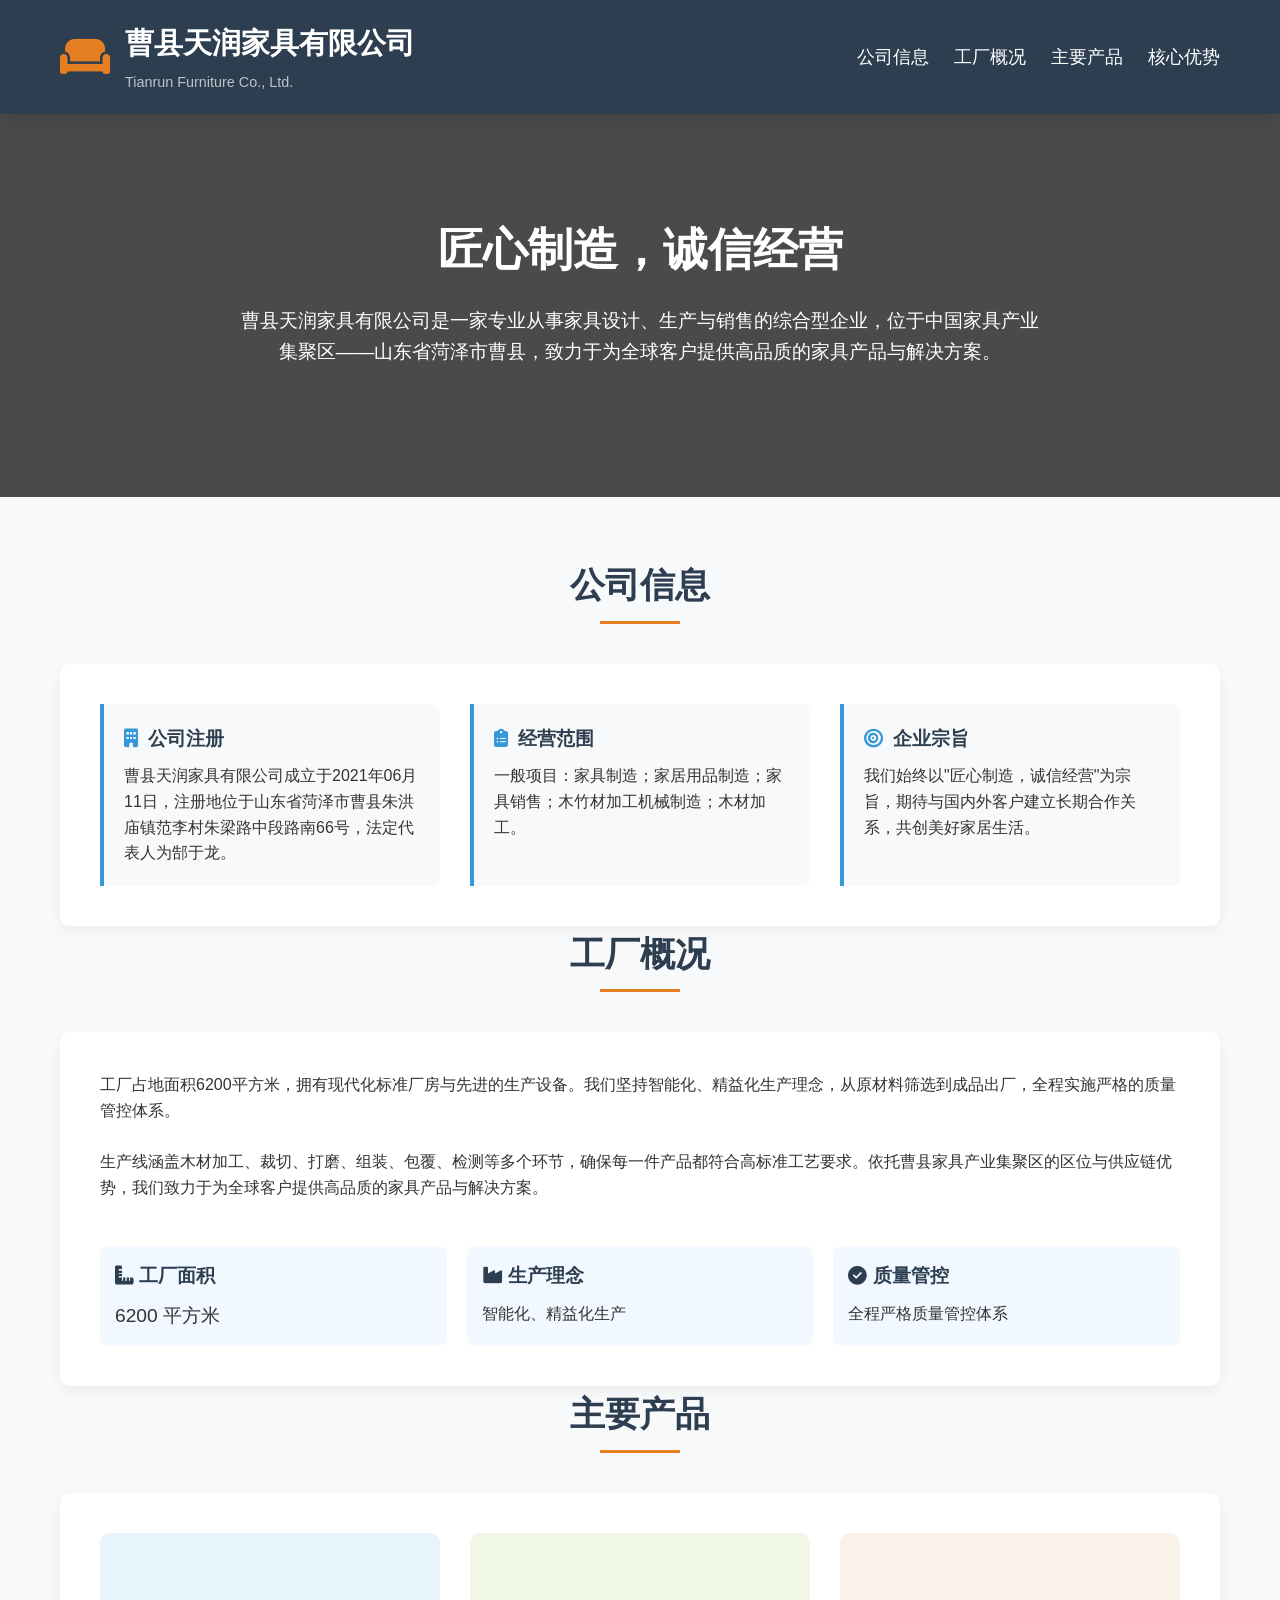
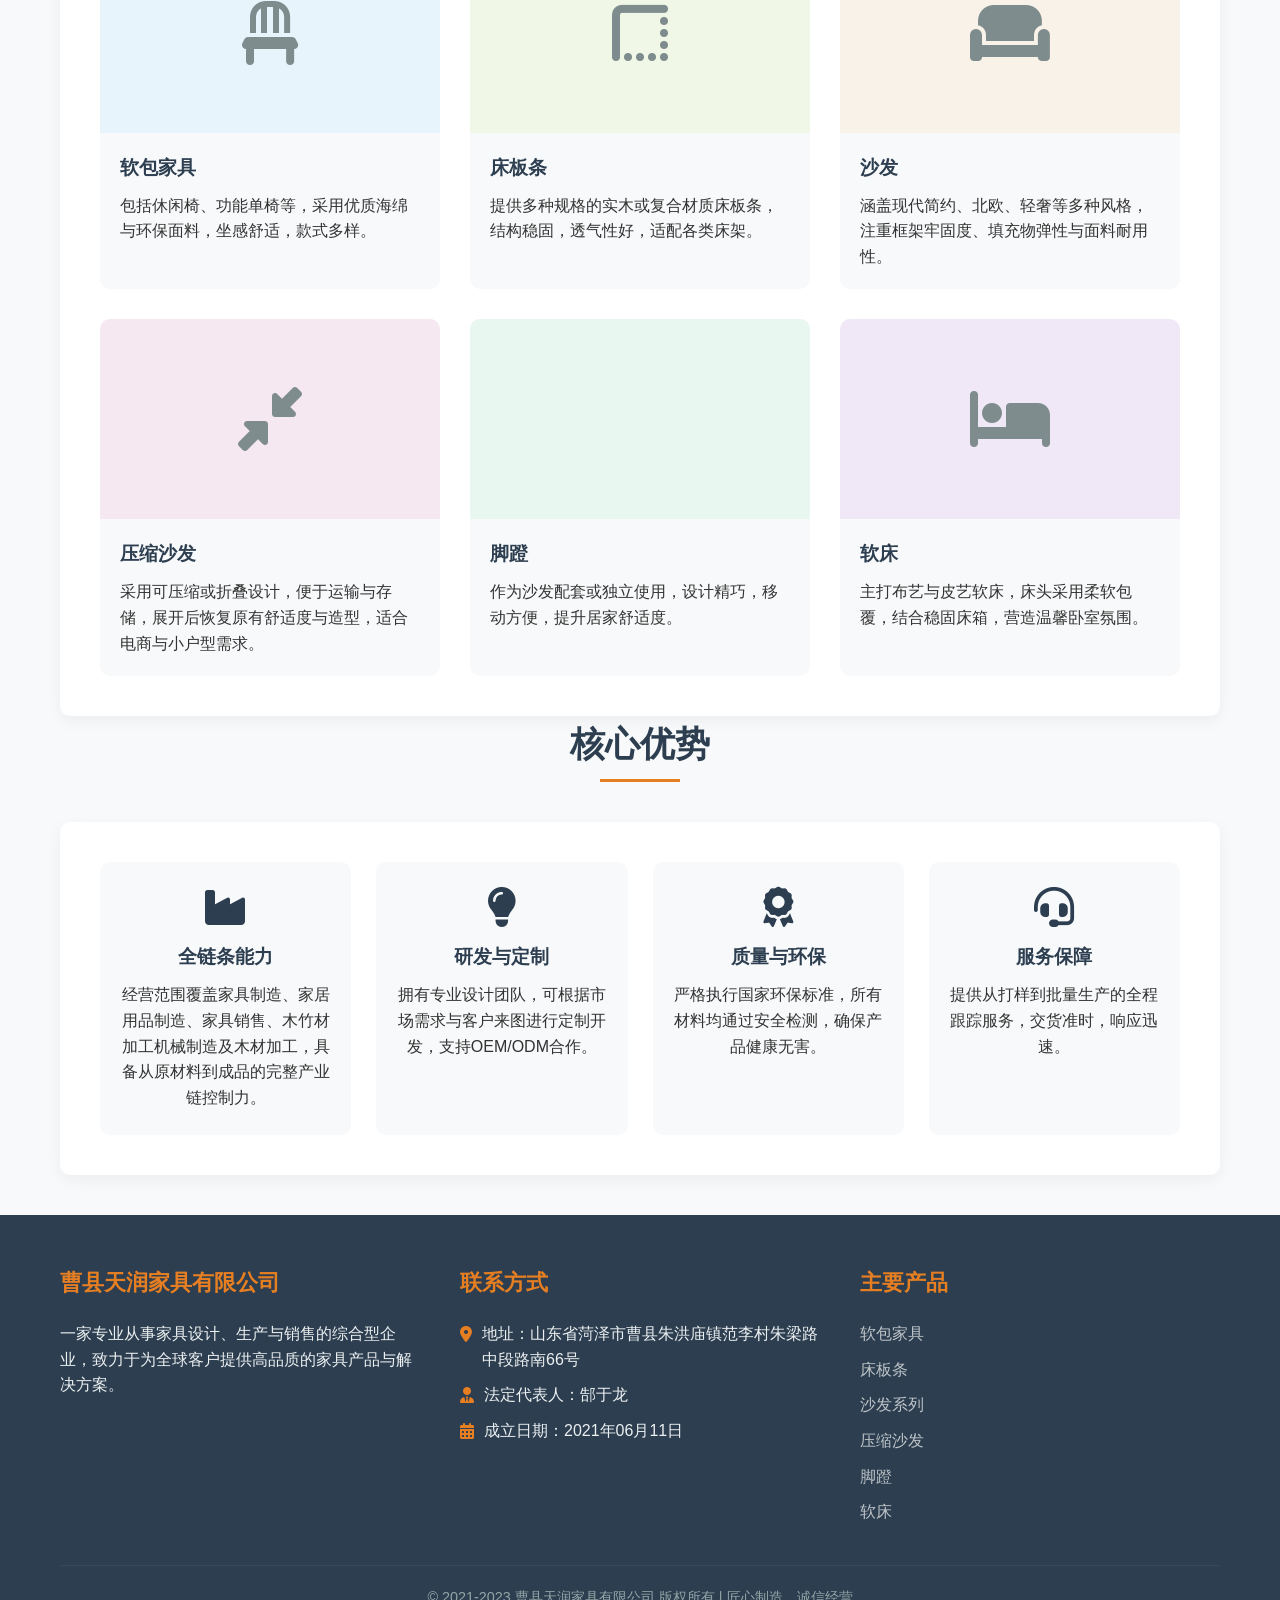
<file: main.html>
<!DOCTYPE html>
<html lang="zh-CN">
<head>
    <meta charset="UTF-8">
    <meta name="viewport" content="width=device-width, initial-scale=1.0">
    <title>曹县天润家具有限公司 - 工厂简介</title>
    <link rel="stylesheet" href="https://cdnjs.cloudflare.com/ajax/libs/font-awesome/6.4.0/css/all.min.css">
    <style>
        * {
            margin: 0;
            padding: 0;
            box-sizing: border-box;
            font-family: 'Segoe UI', 'Microsoft YaHei', sans-serif;
        }
        
        body {
            background-color: #f8f9fa;
            color: #333;
            line-height: 1.6;
        }
        
        .container {
            max-width: 1200px;
            margin: 0 auto;
            padding: 0 20px;
        }
        
        /* 头部样式 */
        header {
            background-color: #2c3e50;
            color: white;
            padding: 20px 0;
            box-shadow: 0 4px 12px rgba(0, 0, 0, 0.1);
            position: sticky;
            top: 0;
            z-index: 1000;
        }
        
        .header-content {
            display: flex;
            justify-content: space-between;
            align-items: center;
        }
        
        .logo {
            display: flex;
            align-items: center;
            gap: 15px;
        }
        
        .logo-icon {
            font-size: 2.5rem;
            color: #e67e22;
        }
        
        .logo-text h1 {
            font-size: 1.8rem;
            margin-bottom: 5px;
        }
        
        .logo-text p {
            font-size: 0.9rem;
            color: #bdc3c7;
        }
        
        nav ul {
            display: flex;
            list-style: none;
        }
        
        nav ul li {
            margin-left: 25px;
        }
        
        nav ul li a {
            color: white;
            text-decoration: none;
            font-weight: 500;
            transition: color 0.3s;
            font-size: 1.1rem;
        }
        
        nav ul li a:hover {
            color: #e67e22;
        }
        
        /* 英雄区域 */
        .hero {
            background: linear-gradient(rgba(0, 0, 0, 0.7), rgba(0, 0, 0, 0.7)), url('https://images.unsplash.com/photo-1555041463-a403c3c6c6a7?ixlib=rb-4.0.3&auto=format&fit=crop&w=1200&q=80');
            background-size: cover;
            background-position: center;
            color: white;
            padding: 100px 0;
            text-align: center;
            margin-bottom: 60px;
        }
        
        .hero h2 {
            font-size: 2.8rem;
            margin-bottom: 20px;
        }
        
        .hero p {
            font-size: 1.2rem;
            max-width: 800px;
            margin: 0 auto 30px;
        }
        
        /* 主要内容区域 */
        section {
            margin-bottom: 60px;
        }
        
        .section-title {
            text-align: center;
            margin-bottom: 40px;
            position: relative;
        }
        
        .section-title h2 {
            font-size: 2.2rem;
            color: #2c3e50;
            display: inline-block;
            padding-bottom: 10px;
        }
        
        .section-title h2:after {
            content: '';
            position: absolute;
            width: 80px;
            height: 3px;
            background-color: #e67e22;
            bottom: 0;
            left: 50%;
            transform: translateX(-50%);
        }
        
        .company-info, .factory-info, .products, .advantages {
            background-color: white;
            border-radius: 10px;
            padding: 40px;
            box-shadow: 0 5px 15px rgba(0, 0, 0, 0.05);
        }
        
        .info-grid {
            display: grid;
            grid-template-columns: repeat(auto-fit, minmax(300px, 1fr));
            gap: 30px;
        }
        
        .info-card {
            padding: 20px;
            border-left: 4px solid #3498db;
            background-color: #f8f9fa;
            border-radius: 0 8px 8px 0;
        }
        
        .info-card h3 {
            color: #2c3e50;
            margin-bottom: 10px;
            display: flex;
            align-items: center;
            gap: 10px;
        }
        
        .info-card h3 i {
            color: #3498db;
        }
        
        /* 产品展示 */
        .product-grid {
            display: grid;
            grid-template-columns: repeat(auto-fill, minmax(280px, 1fr));
            gap: 30px;
        }
        
        .product-card {
            background-color: #f8f9fa;
            border-radius: 10px;
            overflow: hidden;
            transition: transform 0.3s, box-shadow 0.3s;
        }
        
        .product-card:hover {
            transform: translateY(-10px);
            box-shadow: 0 15px 30px rgba(0, 0, 0, 0.1);
        }
        
        .product-img {
            height: 200px;
            background-color: #ddd;
            display: flex;
            align-items: center;
            justify-content: center;
            font-size: 4rem;
            color: #7f8c8d;
        }
        
        .product-content {
            padding: 20px;
        }
        
        .product-content h3 {
            color: #2c3e50;
            margin-bottom: 10px;
        }
        
        /* 核心优势 */
        .advantage-grid {
            display: grid;
            grid-template-columns: repeat(auto-fit, minmax(250px, 1fr));
            gap: 25px;
        }
        
        .advantage-card {
            text-align: center;
            padding: 25px 20px;
            border-radius: 10px;
            background-color: #f8f9fa;
            transition: all 0.3s;
        }
        
        .advantage-card:hover {
            background-color: #2c3e50;
            color: white;
        }
        
        .advantage-card:hover h3, .advantage-card:hover i {
            color: #e67e22;
        }
        
        .advantage-card i {
            font-size: 2.5rem;
            color: #2c3e50;
            margin-bottom: 15px;
        }
        
        .advantage-card h3 {
            margin-bottom: 10px;
            color: #2c3e50;
        }
        
        /* 页脚 */
        footer {
            background-color: #2c3e50;
            color: #ecf0f1;
            padding: 50px 0 20px;
            margin-top: 40px;
        }
        
        .footer-content {
            display: grid;
            grid-template-columns: repeat(auto-fit, minmax(250px, 1fr));
            gap: 40px;
            margin-bottom: 30px;
        }
        
        .footer-column h3 {
            color: #e67e22;
            margin-bottom: 20px;
            font-size: 1.4rem;
        }
        
        .footer-column ul {
            list-style: none;
        }
        
        .footer-column ul li {
            margin-bottom: 10px;
        }
        
        .footer-column ul li a {
            color: #bdc3c7;
            text-decoration: none;
            transition: color 0.3s;
        }
        
        .footer-column ul li a:hover {
            color: #e67e22;
        }
        
        .contact-info li {
            display: flex;
            align-items: flex-start;
            gap: 10px;
        }
        
        .contact-info li i {
            color: #e67e22;
            margin-top: 5px;
        }
        
        .copyright {
            text-align: center;
            padding-top: 20px;
            border-top: 1px solid #34495e;
            color: #95a5a6;
            font-size: 0.9rem;
        }
        
        /* 响应式设计 */
        @media (max-width: 768px) {
            .header-content {
                flex-direction: column;
                text-align: center;
                gap: 20px;
            }
            
            nav ul {
                justify-content: center;
                flex-wrap: wrap;
            }
            
            nav ul li {
                margin: 0 10px 5px;
            }
            
            .hero h2 {
                font-size: 2.2rem;
            }
            
            .company-info, .factory-info, .products, .advantages {
                padding: 25px;
            }
        }
    </style>
</head>
<body>
    <!-- 头部区域 -->
    <header>
        <div class="container header-content">
            <div class="logo">
                <div class="logo-icon">
                    <i class="fas fa-couch"></i>
                </div>
                <div class="logo-text">
                    <h1>曹县天润家具有限公司</h1>
                    <p>Tianrun Furniture Co., Ltd.</p>
                </div>
            </div>
            <nav>
                <ul>
                    <li><a href="#company">公司信息</a></li>
                    <li><a href="#factory">工厂概况</a></li>
                    <li><a href="#products">主要产品</a></li>
                    <li><a href="#advantages">核心优势</a></li>
                </ul>
            </nav>
        </div>
    </header>

    <!-- 英雄区域 -->
    <section class="hero">
        <div class="container">
            <h2>匠心制造，诚信经营</h2>
            <p>曹县天润家具有限公司是一家专业从事家具设计、生产与销售的综合型企业，位于中国家具产业集聚区——山东省菏泽市曹县，致力于为全球客户提供高品质的家具产品与解决方案。</p>
        </div>
    </section>

    <!-- 公司信息 -->
    <section id="company" class="container">
        <div class="section-title">
            <h2>公司信息</h2>
        </div>
        <div class="company-info">
            <div class="info-grid">
                <div class="info-card">
                    <h3><i class="fas fa-building"></i> 公司注册</h3>
                    <p>曹县天润家具有限公司成立于2021年06月11日，注册地位于山东省菏泽市曹县朱洪庙镇范李村朱梁路中段路南66号，法定代表人为郜于龙。</p>
                </div>
                <div class="info-card">
                    <h3><i class="fas fa-clipboard-list"></i> 经营范围</h3>
                    <p>一般项目：家具制造；家居用品制造；家具销售；木竹材加工机械制造；木材加工。</p>
                </div>
                <div class="info-card">
                    <h3><i class="fas fa-bullseye"></i> 企业宗旨</h3>
                    <p>我们始终以"匠心制造，诚信经营"为宗旨，期待与国内外客户建立长期合作关系，共创美好家居生活。</p>
                </div>
            </div>
        </div>
    </section>

    <!-- 工厂概况 -->
    <section id="factory" class="container">
        <div class="section-title">
            <h2>工厂概况</h2>
        </div>
        <div class="factory-info">
            <p>工厂占地面积6200平方米，拥有现代化标准厂房与先进的生产设备。我们坚持智能化、精益化生产理念，从原材料筛选到成品出厂，全程实施严格的质量管控体系。</p>
            <br>
            <p>生产线涵盖木材加工、裁切、打磨、组装、包覆、检测等多个环节，确保每一件产品都符合高标准工艺要求。依托曹县家具产业集聚区的区位与供应链优势，我们致力于为全球客户提供高品质的家具产品与解决方案。</p>
            <br>
            <div style="display: flex; flex-wrap: wrap; gap: 20px; margin-top: 20px;">
                <div style="flex: 1; min-width: 250px; background-color: #f1f8ff; padding: 15px; border-radius: 8px;">
                    <h3 style="color: #2c3e50; margin-bottom: 10px;"><i class="fas fa-ruler-combined"></i> 工厂面积</h3>
                    <p style="font-size: 1.2rem;">6200 平方米</p>
                </div>
                <div style="flex: 1; min-width: 250px; background-color: #f1f8ff; padding: 15px; border-radius: 8px;">
                    <h3 style="color: #2c3e50; margin-bottom: 10px;"><i class="fas fa-industry"></i> 生产理念</h3>
                    <p>智能化、精益化生产</p>
                </div>
                <div style="flex: 1; min-width: 250px; background-color: #f1f8ff; padding: 15px; border-radius: 8px;">
                    <h3 style="color: #2c3e50; margin-bottom: 10px;"><i class="fas fa-check-circle"></i> 质量管控</h3>
                    <p>全程严格质量管控体系</p>
                </div>
            </div>
        </div>
    </section>

    <!-- 主要产品 -->
    <section id="products" class="container">
        <div class="section-title">
            <h2>主要产品</h2>
        </div>
        <div class="products">
            <div class="product-grid">
                <div class="product-card">
                    <div class="product-img" style="background-color: #e8f4fc;">
                        <i class="fas fa-chair"></i>
                    </div>
                    <div class="product-content">
                        <h3>软包家具</h3>
                        <p>包括休闲椅、功能单椅等，采用优质海绵与环保面料，坐感舒适，款式多样。</p>
                    </div>
                </div>
                <div class="product-card">
                    <div class="product-img" style="background-color: #f0f7e6;">
                        <i class="fas fa-border-style"></i>
                    </div>
                    <div class="product-content">
                        <h3>床板条</h3>
                        <p>提供多种规格的实木或复合材质床板条，结构稳固，透气性好，适配各类床架。</p>
                    </div>
                </div>
                <div class="product-card">
                    <div class="product-img" style="background-color: #f9f2e8;">
                        <i class="fas fa-couch"></i>
                    </div>
                    <div class="product-content">
                        <h3>沙发</h3>
                        <p>涵盖现代简约、北欧、轻奢等多种风格，注重框架牢固度、填充物弹性与面料耐用性。</p>
                    </div>
                </div>
                <div class="product-card">
                    <div class="product-img" style="background-color: #f5e8f0;">
                        <i class="fas fa-compress-alt"></i>
                    </div>
                    <div class="product-content">
                        <h3>压缩沙发</h3>
                        <p>采用可压缩或折叠设计，便于运输与存储，展开后恢复原有舒适度与造型，适合电商与小户型需求。</p>
                    </div>
                </div>
                <div class="product-card">
                    <div class="product-img" style="background-color: #e8f7f0;">
                        <i class="fas fa-footstool"></i>
                    </div>
                    <div class="product-content">
                        <h3>脚蹬</h3>
                        <p>作为沙发配套或独立使用，设计精巧，移动方便，提升居家舒适度。</p>
                    </div>
                </div>
                <div class="product-card">
                    <div class="product-img" style="background-color: #f0e8f7;">
                        <i class="fas fa-bed"></i>
                    </div>
                    <div class="product-content">
                        <h3>软床</h3>
                        <p>主打布艺与皮艺软床，床头采用柔软包覆，结合稳固床箱，营造温馨卧室氛围。</p>
                    </div>
                </div>
            </div>
        </div>
    </section>

    <!-- 核心优势 -->
    <section id="advantages" class="container">
        <div class="section-title">
            <h2>核心优势</h2>
        </div>
        <div class="advantages">
            <div class="advantage-grid">
                <div class="advantage-card">
                    <i class="fas fa-industry"></i>
                    <h3>全链条能力</h3>
                    <p>经营范围覆盖家具制造、家居用品制造、家具销售、木竹材加工机械制造及木材加工，具备从原材料到成品的完整产业链控制力。</p>
                </div>
                <div class="advantage-card">
                    <i class="fas fa-lightbulb"></i>
                    <h3>研发与定制</h3>
                    <p>拥有专业设计团队，可根据市场需求与客户来图进行定制开发，支持OEM/ODM合作。</p>
                </div>
                <div class="advantage-card">
                    <i class="fas fa-award"></i>
                    <h3>质量与环保</h3>
                    <p>严格执行国家环保标准，所有材料均通过安全检测，确保产品健康无害。</p>
                </div>
                <div class="advantage-card">
                    <i class="fas fa-headset"></i>
                    <h3>服务保障</h3>
                    <p>提供从打样到批量生产的全程跟踪服务，交货准时，响应迅速。</p>
                </div>
            </div>
        </div>
    </section>

    <!-- 页脚 -->
    <footer>
        <div class="container">
            <div class="footer-content">
                <div class="footer-column">
                    <h3>曹县天润家具有限公司</h3>
                    <p>一家专业从事家具设计、生产与销售的综合型企业，致力于为全球客户提供高品质的家具产品与解决方案。</p>
                </div>
                <div class="footer-column">
                    <h3>联系方式</h3>
                    <ul class="contact-info">
                        <li><i class="fas fa-map-marker-alt"></i> 地址：山东省菏泽市曹县朱洪庙镇范李村朱梁路中段路南66号</li>
                        <li><i class="fas fa-user-tie"></i> 法定代表人：郜于龙</li>
                        <li><i class="fas fa-calendar-alt"></i> 成立日期：2021年06月11日</li>
                    </ul>
                </div>
                <div class="footer-column">
                    <h3>主要产品</h3>
                    <ul>
                        <li><a href="#products">软包家具</a></li>
                        <li><a href="#products">床板条</a></li>
                        <li><a href="#products">沙发系列</a></li>
                        <li><a href="#products">压缩沙发</a></li>
                        <li><a href="#products">脚蹬</a></li>
                        <li><a href="#products">软床</a></li>
                    </ul>
                </div>
            </div>
            <div class="copyright">
                <p>&copy; 2021-2023 曹县天润家具有限公司 版权所有 | 匠心制造，诚信经营</p>
            </div>
        </div>
    </footer>

    <script>
        // 平滑滚动
        document.querySelectorAll('nav a').forEach(anchor => {
            anchor.addEventListener('click', function(e) {
                e.preventDefault();
                const targetId = this.getAttribute('href');
                const targetElement = document.querySelector(targetId);
                
                window.scrollTo({
                    top: targetElement.offsetTop - 80,
                    behavior: 'smooth'
                });
            });
        });
        
        // 添加产品卡片悬停效果增强
        document.querySelectorAll('.product-card').forEach(card => {
            card.addEventListener('mouseenter', function() {
                const icon = this.querySelector('.product-img i');
                icon.style.transform = 'scale(1.1)';
                icon.style.transition = 'transform 0.3s';
            });
            
            card.addEventListener('mouseleave', function() {
                const icon = this.querySelector('.product-img i');
                icon.style.transform = 'scale(1)';
            });
        });
    </script>
</body>
</html>
</file>
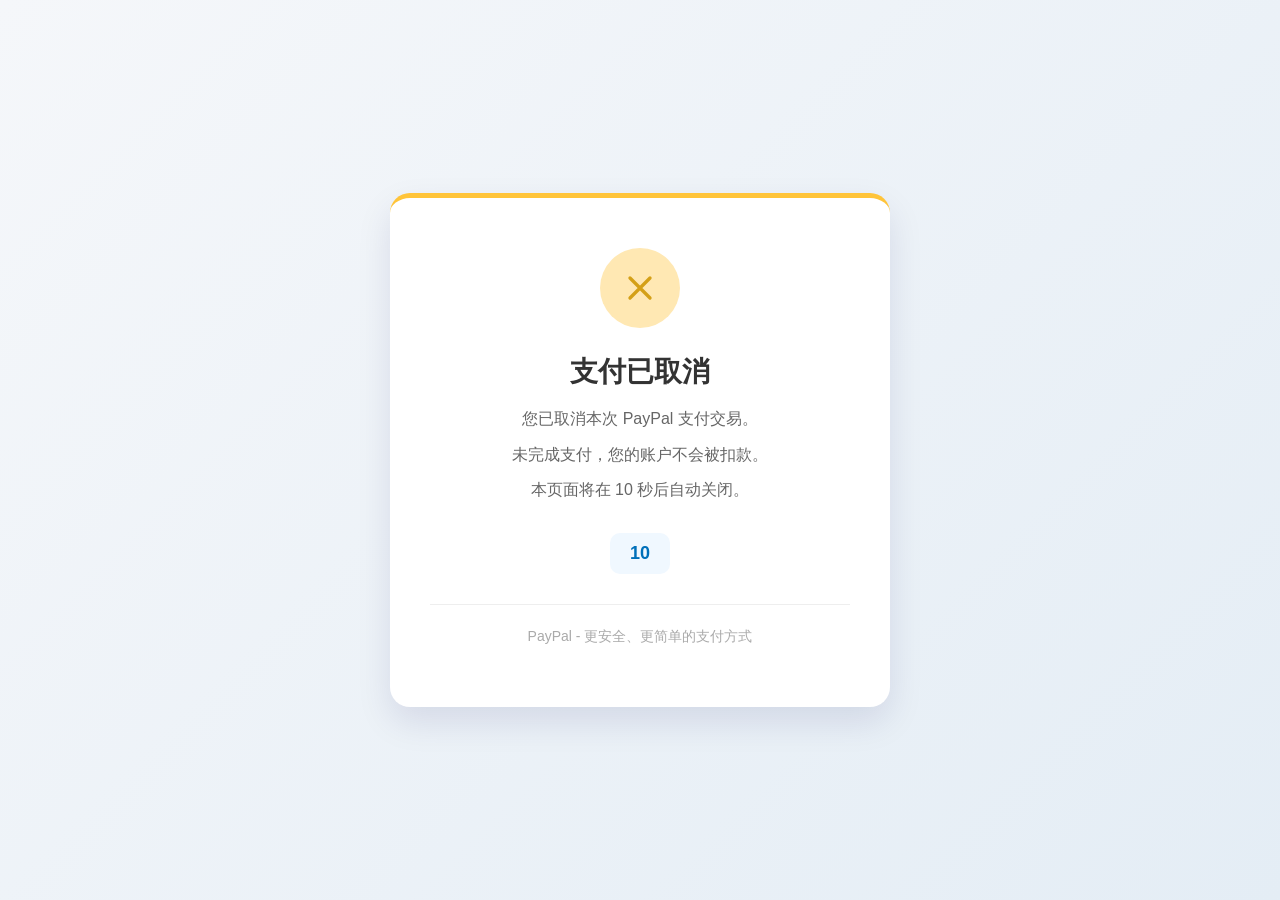
<file: PayPal支付取消.html>
<!DOCTYPE html>
<html lang="zh-CN">
<head>
    <meta charset="UTF-8">
    <meta name="viewport" content="width=device-width, initial-scale=1.0">
    <title>支付取消 - PayPal</title>
    <style>
        * {
            margin: 0;
            padding: 0;
            box-sizing: border-box;
            font-family: 'Segoe UI', Tahoma, Geneva, Verdana, sans-serif;
        }

        body {
            display: flex;
            justify-content: center;
            align-items: center;
            min-height: 100vh;
            background: linear-gradient(135deg, #f5f7fa 0%, #e4edf5 100%);
            padding: 20px;
        }

        .container {
            background-color: white;
            border-radius: 20px;
            box-shadow: 0 15px 35px rgba(0, 0, 85, 0.1);
            padding: 50px 40px;
            text-align: center;
            max-width: 500px;
            width: 100%;
            border-top: 5px solid #ffc439;
            animation: fadeIn 0.6s ease-out;
        }

        @keyframes fadeIn {
            from { opacity: 0; transform: translateY(20px); }
            to { opacity: 1; transform: translateY(0); }
        }

        .icon {
            width: 80px;
            height: 80px;
            background-color: #ffe8b3;
            border-radius: 50%;
            display: flex;
            align-items: center;
            justify-content: center;
            margin: 0 auto 25px;
        }

        .icon svg {
            width: 40px;
            height: 40px;
            color: #d4a017;
        }

        h1 {
            color: #333;
            margin-bottom: 15px;
            font-size: 28px;
        }

        p {
            color: #666;
            line-height: 1.6;
            margin-bottom: 10px;
            font-size: 16px;
        }

        .timer {
            color: #0070ba;
            font-weight: bold;
            font-size: 18px;
            margin-top: 20px;
            padding: 10px 20px;
            background-color: #f0f8ff;
            border-radius: 10px;
            display: inline-block;
        }

        .footer-note {
            margin-top: 30px;
            padding-top: 20px;
            border-top: 1px solid #eee;
            color: #aaa;
            font-size: 14px;
        }
    </style>
</head>
<body>
    <div class="container">
        <div class="icon">
            <svg xmlns="http://www.w3.org/2000/svg" fill="none" viewBox="0 0 24 24" stroke="currentColor">
                <path stroke-linecap="round" stroke-linejoin="round" stroke-width="2" d="M6 18L18 6M6 6l12 12" />
            </svg>
        </div>
        <h1>支付已取消</h1>
        <p>您已取消本次 PayPal 支付交易。</p>
        <p>未完成支付，您的账户不会被扣款。</p>
        <p>本页面将在 <span id="countdown">10</span> 秒后自动关闭。</p>
        <div class="timer" id="timerDisplay">10</div>
        <p class="footer-note">PayPal - 更安全、更简单的支付方式</p>
    </div>

    <script>
        (function() {
            'use strict';
            let secondsLeft = 10;
            const countdownElement = document.getElementById('countdown');
            const timerDisplayElement = document.getElementById('timerDisplay');

            // 更新倒计时显示
            function updateCountdown() {
                countdownElement.textContent = secondsLeft;
                timerDisplayElement.textContent = secondsLeft;
            }

            // 倒计时函数
            const countdownInterval = setInterval(function() {
                secondsLeft--;
                updateCountdown();

                if (secondsLeft <= 0) {
                    clearInterval(countdownInterval);
                    closeWindow();
                }
            }, 1000);

            // 关闭窗口函数
            function closeWindow() {
                // 尝试关闭窗口
                window.close();
                // 如果window.close()由于浏览器安全策略未立即生效，给出最终提示
                setTimeout(() => {
                    document.body.innerHTML = '<div class="container"><p>您可以手动关闭此标签页。</p></div>';
                }, 500);
            }

            // 初始化显示
            updateCountdown();
        })();
    </script>
</body>
</html>
</file>
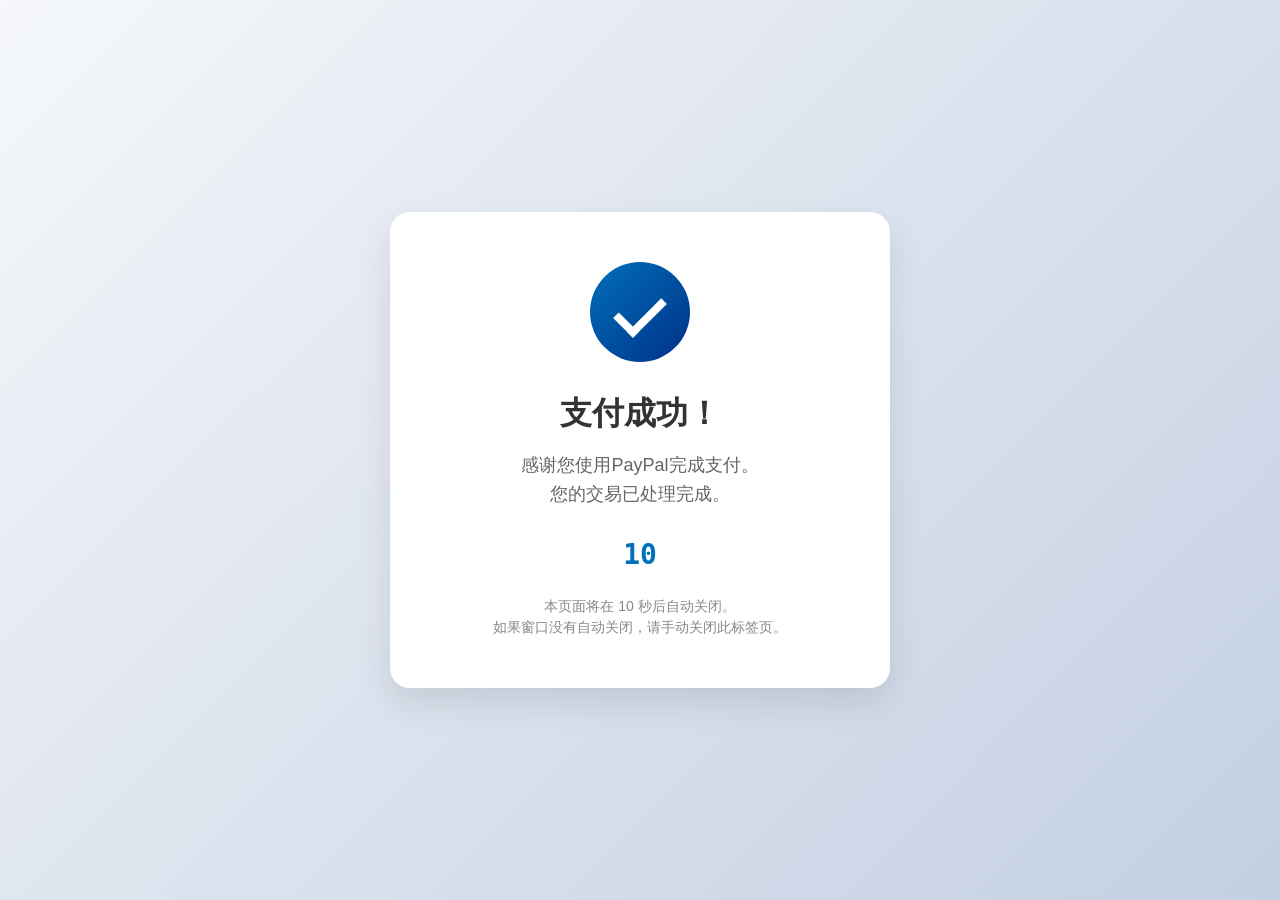
<file: PayPal支付成功.html>
<!DOCTYPE html>
<html lang="zh-CN">
<head>
    <meta charset="UTF-8">
    <meta name="viewport" content="width=device-width, initial-scale=1.0">
    <title>支付成功 - PayPal</title>
    <style>
        * {
            margin: 0;
            padding: 0;
            box-sizing: border-box;
            font-family: 'Segoe UI', Tahoma, Geneva, Verdana, sans-serif;
        }

        body {
            background: linear-gradient(135deg, #f5f7fa 0%, #c3cfe2 100%);
            min-height: 100vh;
            display: flex;
            justify-content: center;
            align-items: center;
            padding: 20px;
        }

        .success-container {
            background-color: white;
            border-radius: 20px;
            box-shadow: 0 15px 35px rgba(0, 0, 0, 0.1);
            padding: 50px 40px;
            max-width: 500px;
            width: 100%;
            text-align: center;
            animation: fadeIn 0.8s ease-out;
        }

        .success-icon {
            width: 100px;
            height: 100px;
            background: linear-gradient(to bottom right, #0070ba, #003087);
            border-radius: 50%;
            margin: 0 auto 30px;
            display: flex;
            align-items: center;
            justify-content: center;
            position: relative;
        }

        .success-icon::before {
            content: '';
            width: 40px;
            height: 20px;
            border-left: 8px solid white;
            border-bottom: 8px solid white;
            transform: rotate(-45deg);
            position: absolute;
            top: 35px;
        }

        h1 {
            color: #333;
            margin-bottom: 15px;
            font-weight: 600;
        }

        .message {
            color: #666;
            font-size: 18px;
            line-height: 1.6;
            margin-bottom: 30px;
        }

        .timer {
            font-size: 28px;
            font-weight: bold;
            color: #0070ba;
            margin: 25px 0;
            font-family: monospace;
        }

        .note {
            font-size: 14px;
            color: #888;
            margin-top: 20px;
            line-height: 1.5;
        }

        @keyframes fadeIn {
            from { opacity: 0; transform: translateY(20px); }
            to { opacity: 1; transform: translateY(0); }
        }

        @media (max-width: 600px) {
            .success-container {
                padding: 40px 25px;
            }
            h1 {
                font-size: 24px;
            }
            .message {
                font-size: 16px;
            }
        }
    </style>
</head>
<body>
    <div class="success-container">
        <div class="success-icon"></div>
        <h1>支付成功！</h1>
        <p class="message">
            感谢您使用PayPal完成支付。<br>
            您的交易已处理完成。
        </p>
        <div class="timer" id="countdown">10</div>
        <p class="note">
            本页面将在 <span id="seconds">10</span> 秒后自动关闭。<br>
            如果窗口没有自动关闭，请手动关闭此标签页。
        </p>
    </div>

    <script>
        // 倒计时功能
        let timeLeft = 10;
        const countdownElement = document.getElementById('countdown');
        const secondsElement = document.getElementById('seconds');

        // 更新倒计时显示
        function updateCountdown() {
            countdownElement.textContent = timeLeft;
            secondsElement.textContent = timeLeft;
            
            if (timeLeft <= 0) {
                // 尝试关闭窗口
                closeWindow();
            } else {
                timeLeft--;
                // 每秒更新一次
                setTimeout(updateCountdown, 1000);
            }
        }

        // 关闭窗口函数
        function closeWindow() {
            // 尝试关闭当前窗口/标签页
            // 注意：window.close() 通常只能关闭由脚本打开的窗口，或某些浏览器中的当前标签页
            // 这里提供一种安全的关闭方式
            if (window.history.length > 1) {
                // 如果有历史记录，则返回（模拟关闭效果）
                window.history.back();
            } else {
                // 否则尝试关闭窗口
                window.close();
                
                // 如果close()无效，显示提示
                setTimeout(function() {
                    if (!window.closed) {
                        countdownElement.textContent = "0";
                        document.querySelector('.note').innerHTML = 
                            "请手动关闭此标签页。<br>" +
                            "您也可以点击浏览器的后退按钮。";
                    }
                }, 500);
            }
        }

        // 页面加载完成后开始倒计时
        document.addEventListener('DOMContentLoaded', function() {
            // 延迟一秒开始，让用户先看到页面
            setTimeout(updateCountdown, 1000);
        });
    </script>
</body>
</html>
</file>
